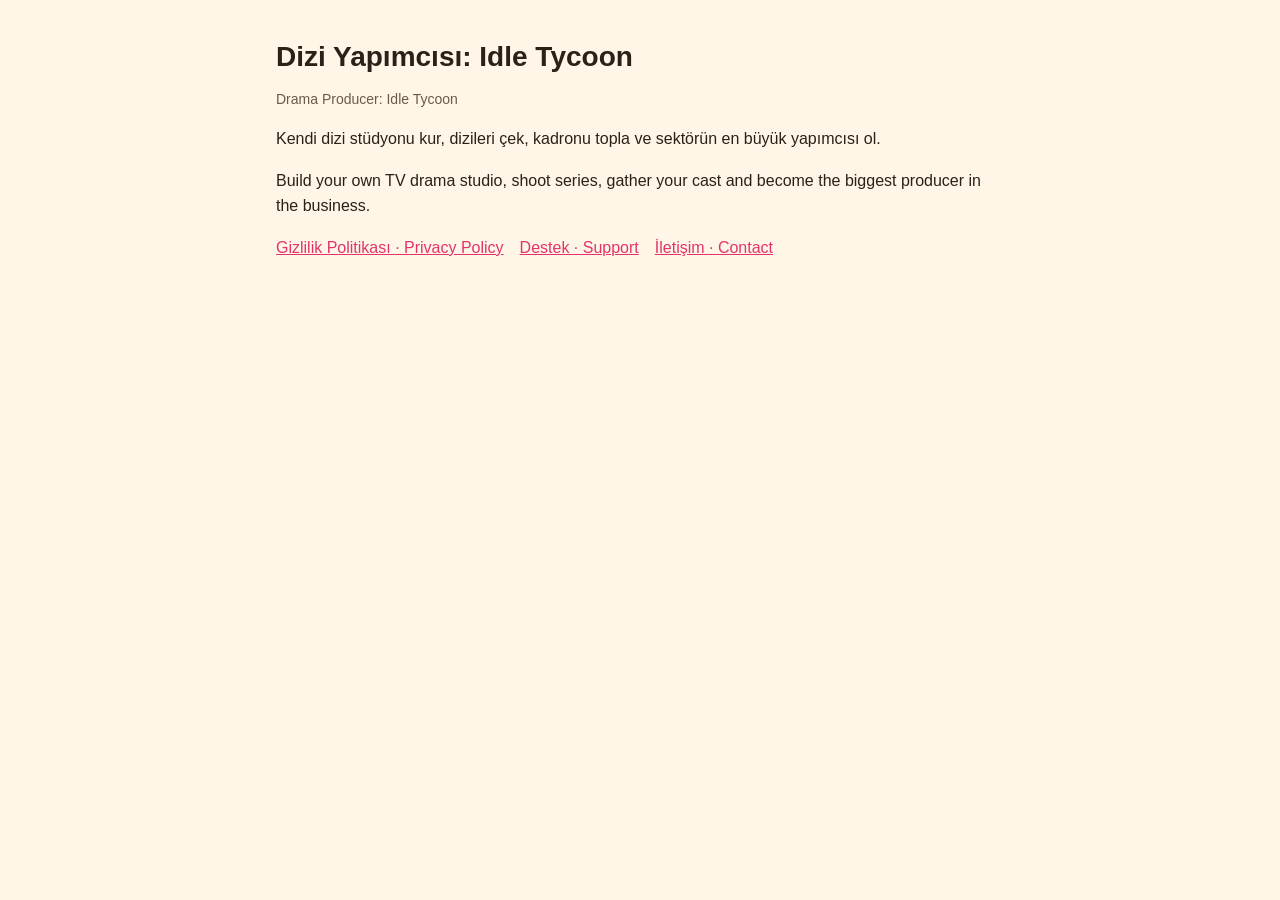
<file: index.html>
<!doctype html>
<html lang="tr">
<head>
<meta charset="utf-8">
<meta name="viewport" content="width=device-width, initial-scale=1">
<title>Dizi Yapımcısı: Idle Tycoon</title>
<link rel="stylesheet" href="/style.css">
</head>
<body>
<main>
<h1>Dizi Yapımcısı: Idle Tycoon</h1>
<p class="muted">Drama Producer: Idle Tycoon</p>
<p>Kendi dizi stüdyonu kur, dizileri çek, kadronu topla ve sektörün en büyük yapımcısı ol.</p>
<p lang="en">Build your own TV drama studio, shoot series, gather your cast and become the biggest producer in the business.</p>
<nav>
<a href="/privacy/">Gizlilik Politikası · Privacy Policy</a>
<a href="/support/">Destek · Support</a>
<a href="mailto:dramaproducer.support@gmail.com">İletişim · Contact</a>
</nav>
</main>
</body>
</html>
</file>
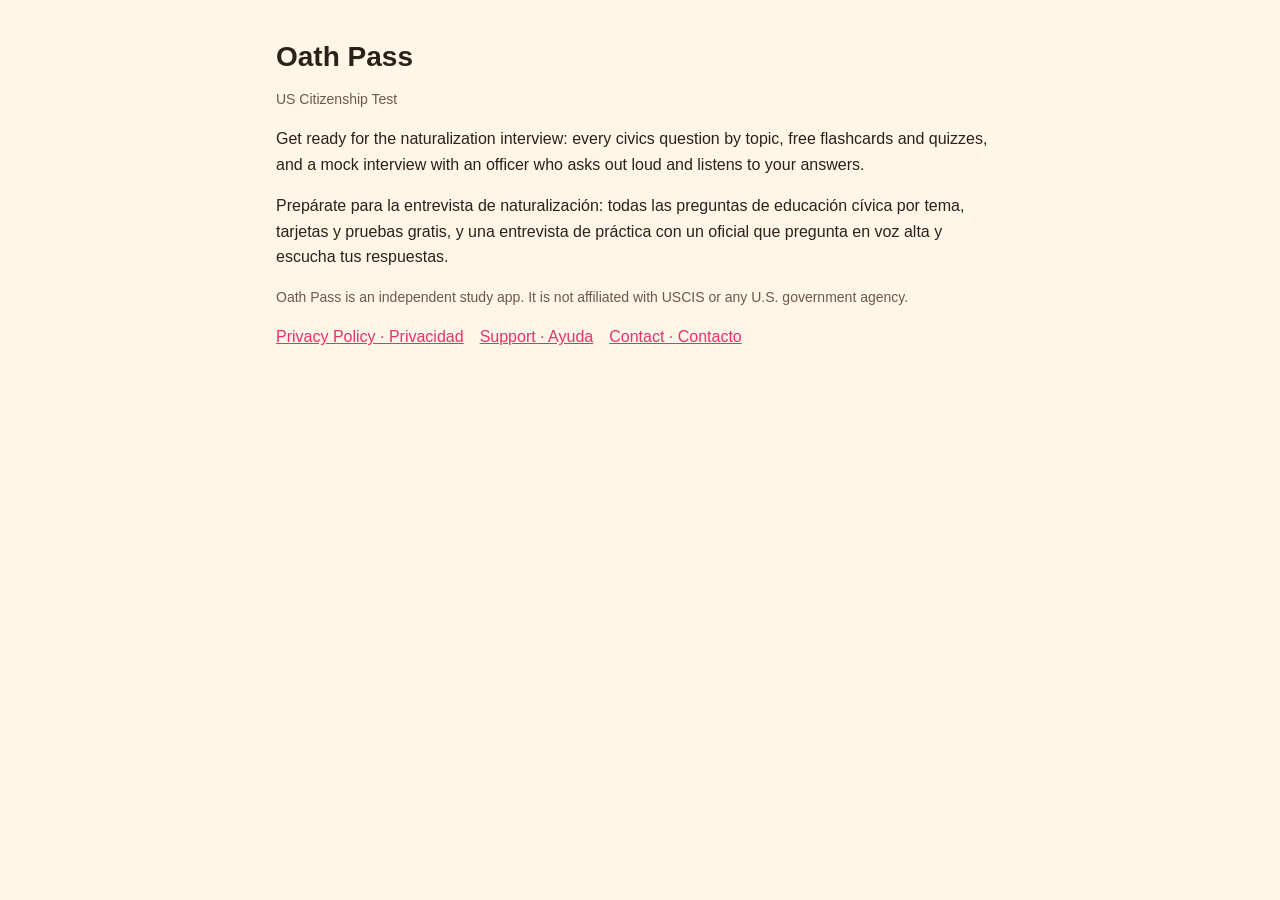
<file: oath-pass/index.html>
<!doctype html>
<html lang="en">
<head>
<meta charset="utf-8">
<meta name="viewport" content="width=device-width, initial-scale=1">
<title>Oath Pass</title>
<link rel="stylesheet" href="/style.css">
</head>
<body>
<main>
<h1>Oath Pass</h1>
<p class="muted">US Citizenship Test</p>
<p>Get ready for the naturalization interview: every civics question by topic, free flashcards and quizzes, and a mock interview with an officer who asks out loud and listens to your answers.</p>
<p lang="es">Prepárate para la entrevista de naturalización: todas las preguntas de educación cívica por tema, tarjetas y pruebas gratis, y una entrevista de práctica con un oficial que pregunta en voz alta y escucha tus respuestas.</p>
<p class="muted">Oath Pass is an independent study app. It is not affiliated with USCIS or any U.S. government agency.</p>
<nav>
<a href="/oath-pass/privacy/">Privacy Policy · Privacidad</a>
<a href="/oath-pass/support/">Support · Ayuda</a>
<a href="mailto:dramaproducer.support@gmail.com">Contact · Contacto</a>
</nav>
</main>
</body>
</html>
</file>
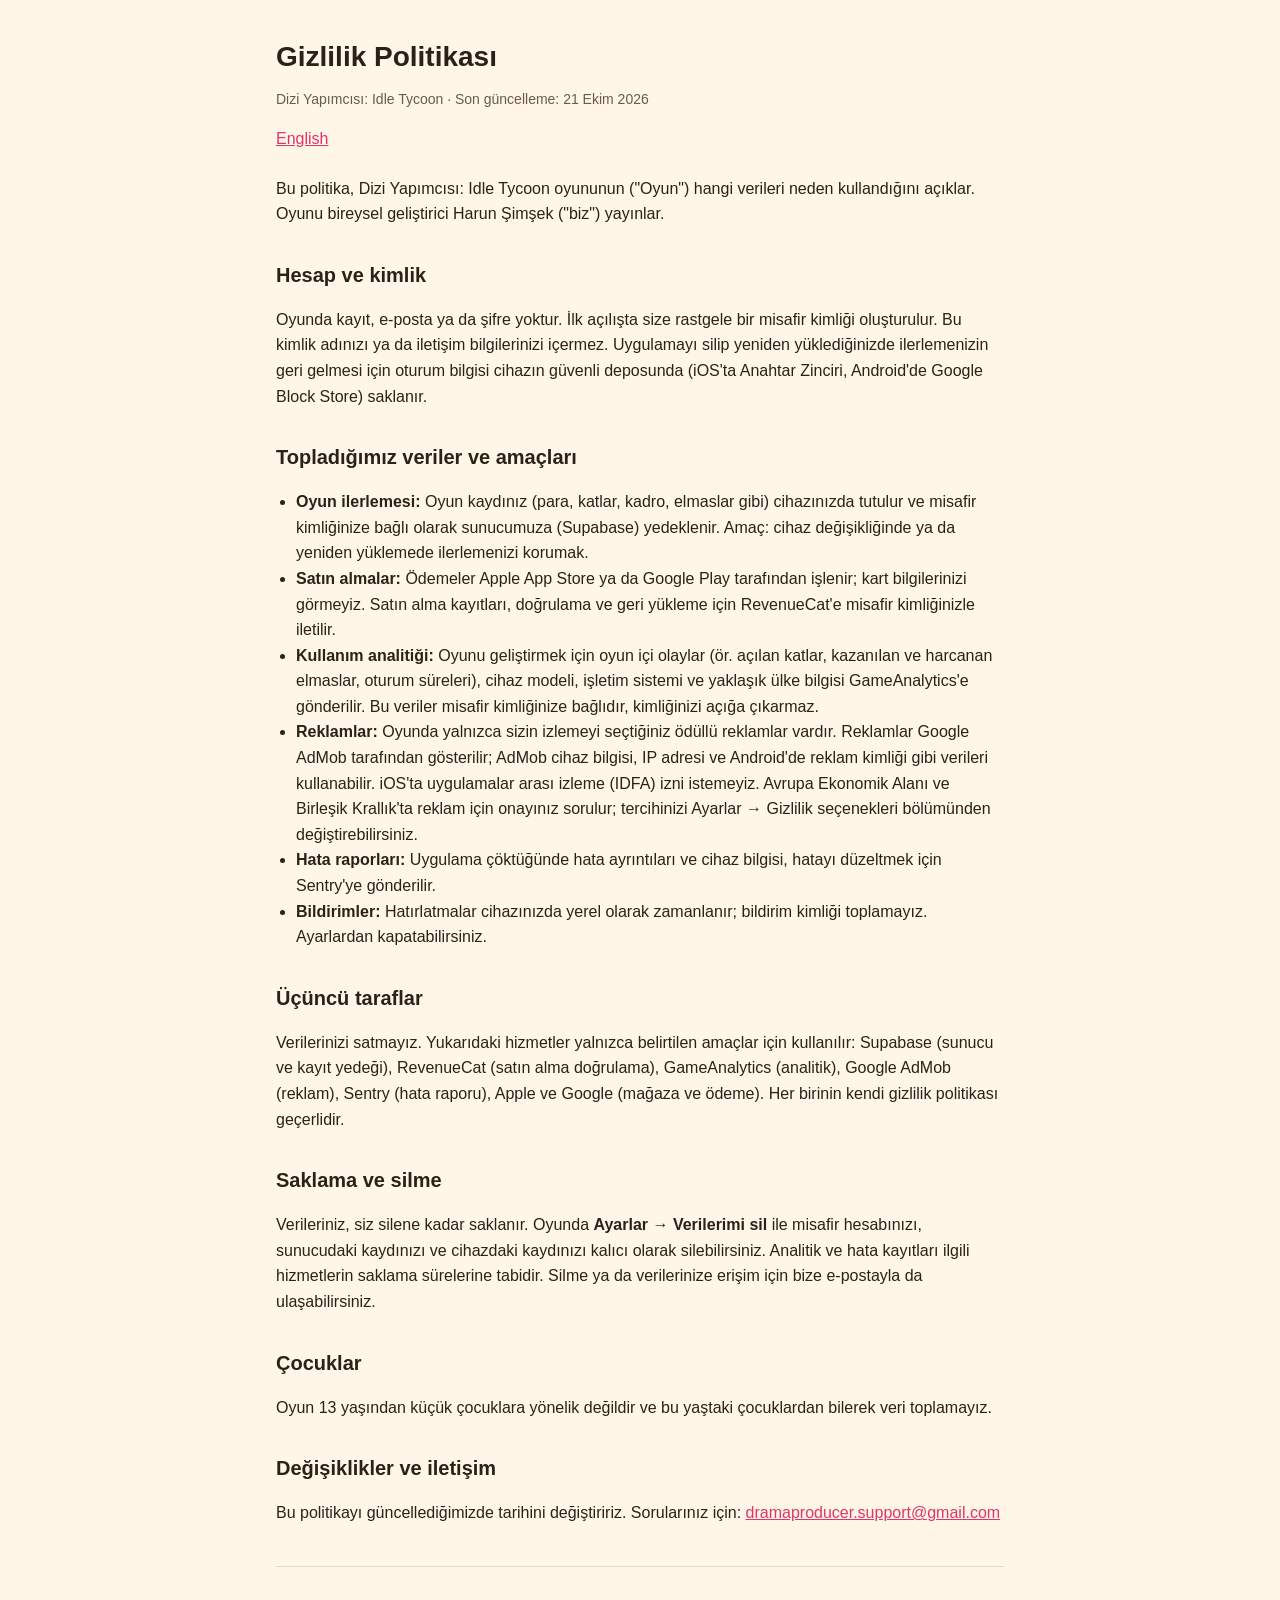
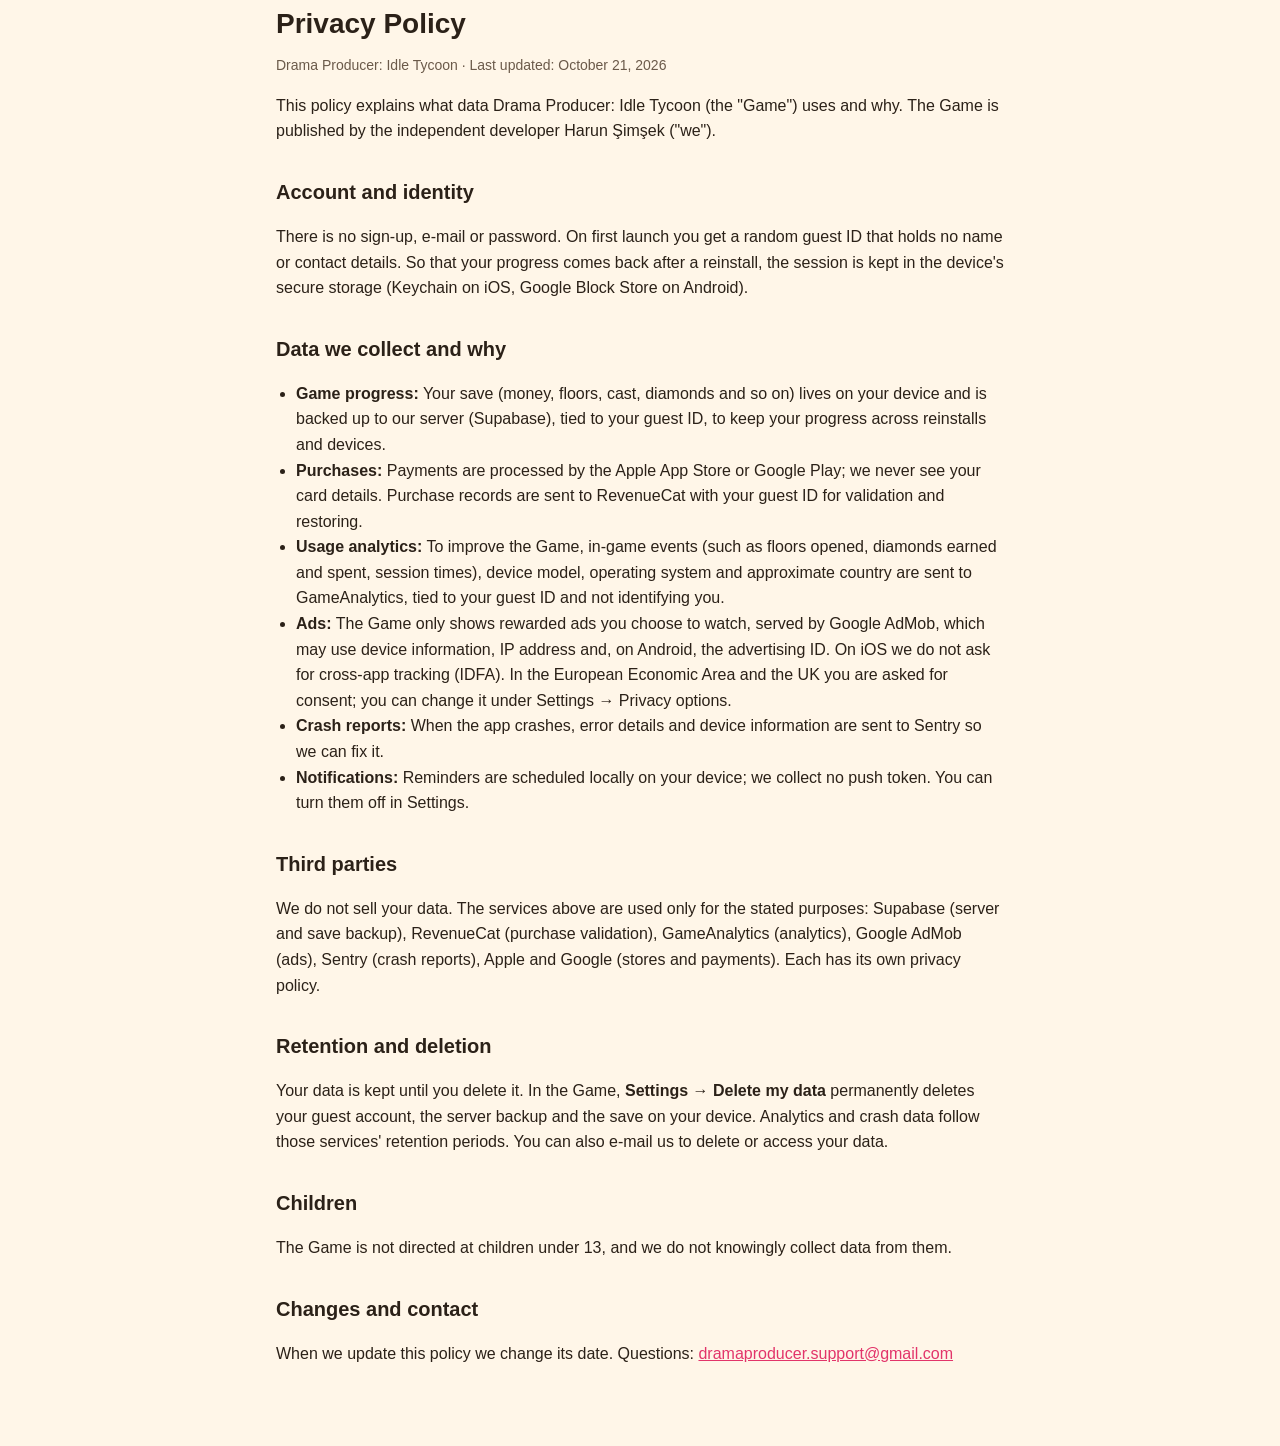
<file: privacy/index.html>
<!doctype html>
<html lang="tr">
<head>
<meta charset="utf-8">
<meta name="viewport" content="width=device-width, initial-scale=1">
<title>Gizlilik Politikası · Privacy Policy</title>
<link rel="stylesheet" href="/style.css">
</head>
<body>
<main>
<h1>Gizlilik Politikası</h1>
<p class="muted">Dizi Yapımcısı: Idle Tycoon · Son güncelleme: 21 Ekim 2026</p>
<nav><a href="#en">English</a></nav>

<p>Bu politika, Dizi Yapımcısı: Idle Tycoon oyununun ("Oyun") hangi verileri neden kullandığını açıklar. Oyunu bireysel geliştirici Harun Şimşek ("biz") yayınlar.</p>

<h2>Hesap ve kimlik</h2>
<p>Oyunda kayıt, e-posta ya da şifre yoktur. İlk açılışta size rastgele bir misafir kimliği oluşturulur. Bu kimlik adınızı ya da iletişim bilgilerinizi içermez. Uygulamayı silip yeniden yüklediğinizde ilerlemenizin geri gelmesi için oturum bilgisi cihazın güvenli deposunda (iOS'ta Anahtar Zinciri, Android'de Google Block Store) saklanır.</p>

<h2>Topladığımız veriler ve amaçları</h2>
<ul>
<li><strong>Oyun ilerlemesi:</strong> Oyun kaydınız (para, katlar, kadro, elmaslar gibi) cihazınızda tutulur ve misafir kimliğinize bağlı olarak sunucumuza (Supabase) yedeklenir. Amaç: cihaz değişikliğinde ya da yeniden yüklemede ilerlemenizi korumak.</li>
<li><strong>Satın almalar:</strong> Ödemeler Apple App Store ya da Google Play tarafından işlenir; kart bilgilerinizi görmeyiz. Satın alma kayıtları, doğrulama ve geri yükleme için RevenueCat'e misafir kimliğinizle iletilir.</li>
<li><strong>Kullanım analitiği:</strong> Oyunu geliştirmek için oyun içi olaylar (ör. açılan katlar, kazanılan ve harcanan elmaslar, oturum süreleri), cihaz modeli, işletim sistemi ve yaklaşık ülke bilgisi GameAnalytics'e gönderilir. Bu veriler misafir kimliğinize bağlıdır, kimliğinizi açığa çıkarmaz.</li>
<li><strong>Reklamlar:</strong> Oyunda yalnızca sizin izlemeyi seçtiğiniz ödüllü reklamlar vardır. Reklamlar Google AdMob tarafından gösterilir; AdMob cihaz bilgisi, IP adresi ve Android'de reklam kimliği gibi verileri kullanabilir. iOS'ta uygulamalar arası izleme (IDFA) izni istemeyiz. Avrupa Ekonomik Alanı ve Birleşik Krallık'ta reklam için onayınız sorulur; tercihinizi Ayarlar → Gizlilik seçenekleri bölümünden değiştirebilirsiniz.</li>
<li><strong>Hata raporları:</strong> Uygulama çöktüğünde hata ayrıntıları ve cihaz bilgisi, hatayı düzeltmek için Sentry'ye gönderilir.</li>
<li><strong>Bildirimler:</strong> Hatırlatmalar cihazınızda yerel olarak zamanlanır; bildirim kimliği toplamayız. Ayarlardan kapatabilirsiniz.</li>
</ul>

<h2>Üçüncü taraflar</h2>
<p>Verilerinizi satmayız. Yukarıdaki hizmetler yalnızca belirtilen amaçlar için kullanılır: Supabase (sunucu ve kayıt yedeği), RevenueCat (satın alma doğrulama), GameAnalytics (analitik), Google AdMob (reklam), Sentry (hata raporu), Apple ve Google (mağaza ve ödeme). Her birinin kendi gizlilik politikası geçerlidir.</p>

<h2>Saklama ve silme</h2>
<p>Verileriniz, siz silene kadar saklanır. Oyunda <strong>Ayarlar → Verilerimi sil</strong> ile misafir hesabınızı, sunucudaki kaydınızı ve cihazdaki kaydınızı kalıcı olarak silebilirsiniz. Analitik ve hata kayıtları ilgili hizmetlerin saklama sürelerine tabidir. Silme ya da verilerinize erişim için bize e-postayla da ulaşabilirsiniz.</p>

<h2>Çocuklar</h2>
<p>Oyun 13 yaşından küçük çocuklara yönelik değildir ve bu yaştaki çocuklardan bilerek veri toplamayız.</p>

<h2>Değişiklikler ve iletişim</h2>
<p>Bu politikayı güncellediğimizde tarihini değiştiririz. Sorularınız için: <a href="mailto:dramaproducer.support@gmail.com">dramaproducer.support@gmail.com</a></p>

<hr>

<h1 id="en" lang="en">Privacy Policy</h1>
<div lang="en">
<p class="muted">Drama Producer: Idle Tycoon · Last updated: October 21, 2026</p>

<p>This policy explains what data Drama Producer: Idle Tycoon (the "Game") uses and why. The Game is published by the independent developer Harun Şimşek ("we").</p>

<h2>Account and identity</h2>
<p>There is no sign-up, e-mail or password. On first launch you get a random guest ID that holds no name or contact details. So that your progress comes back after a reinstall, the session is kept in the device's secure storage (Keychain on iOS, Google Block Store on Android).</p>

<h2>Data we collect and why</h2>
<ul>
<li><strong>Game progress:</strong> Your save (money, floors, cast, diamonds and so on) lives on your device and is backed up to our server (Supabase), tied to your guest ID, to keep your progress across reinstalls and devices.</li>
<li><strong>Purchases:</strong> Payments are processed by the Apple App Store or Google Play; we never see your card details. Purchase records are sent to RevenueCat with your guest ID for validation and restoring.</li>
<li><strong>Usage analytics:</strong> To improve the Game, in-game events (such as floors opened, diamonds earned and spent, session times), device model, operating system and approximate country are sent to GameAnalytics, tied to your guest ID and not identifying you.</li>
<li><strong>Ads:</strong> The Game only shows rewarded ads you choose to watch, served by Google AdMob, which may use device information, IP address and, on Android, the advertising ID. On iOS we do not ask for cross-app tracking (IDFA). In the European Economic Area and the UK you are asked for consent; you can change it under Settings → Privacy options.</li>
<li><strong>Crash reports:</strong> When the app crashes, error details and device information are sent to Sentry so we can fix it.</li>
<li><strong>Notifications:</strong> Reminders are scheduled locally on your device; we collect no push token. You can turn them off in Settings.</li>
</ul>

<h2>Third parties</h2>
<p>We do not sell your data. The services above are used only for the stated purposes: Supabase (server and save backup), RevenueCat (purchase validation), GameAnalytics (analytics), Google AdMob (ads), Sentry (crash reports), Apple and Google (stores and payments). Each has its own privacy policy.</p>

<h2>Retention and deletion</h2>
<p>Your data is kept until you delete it. In the Game, <strong>Settings → Delete my data</strong> permanently deletes your guest account, the server backup and the save on your device. Analytics and crash data follow those services' retention periods. You can also e-mail us to delete or access your data.</p>

<h2>Children</h2>
<p>The Game is not directed at children under 13, and we do not knowingly collect data from them.</p>

<h2>Changes and contact</h2>
<p>When we update this policy we change its date. Questions: <a href="mailto:dramaproducer.support@gmail.com">dramaproducer.support@gmail.com</a></p>
</div>
</main>
</body>
</html>
</file>
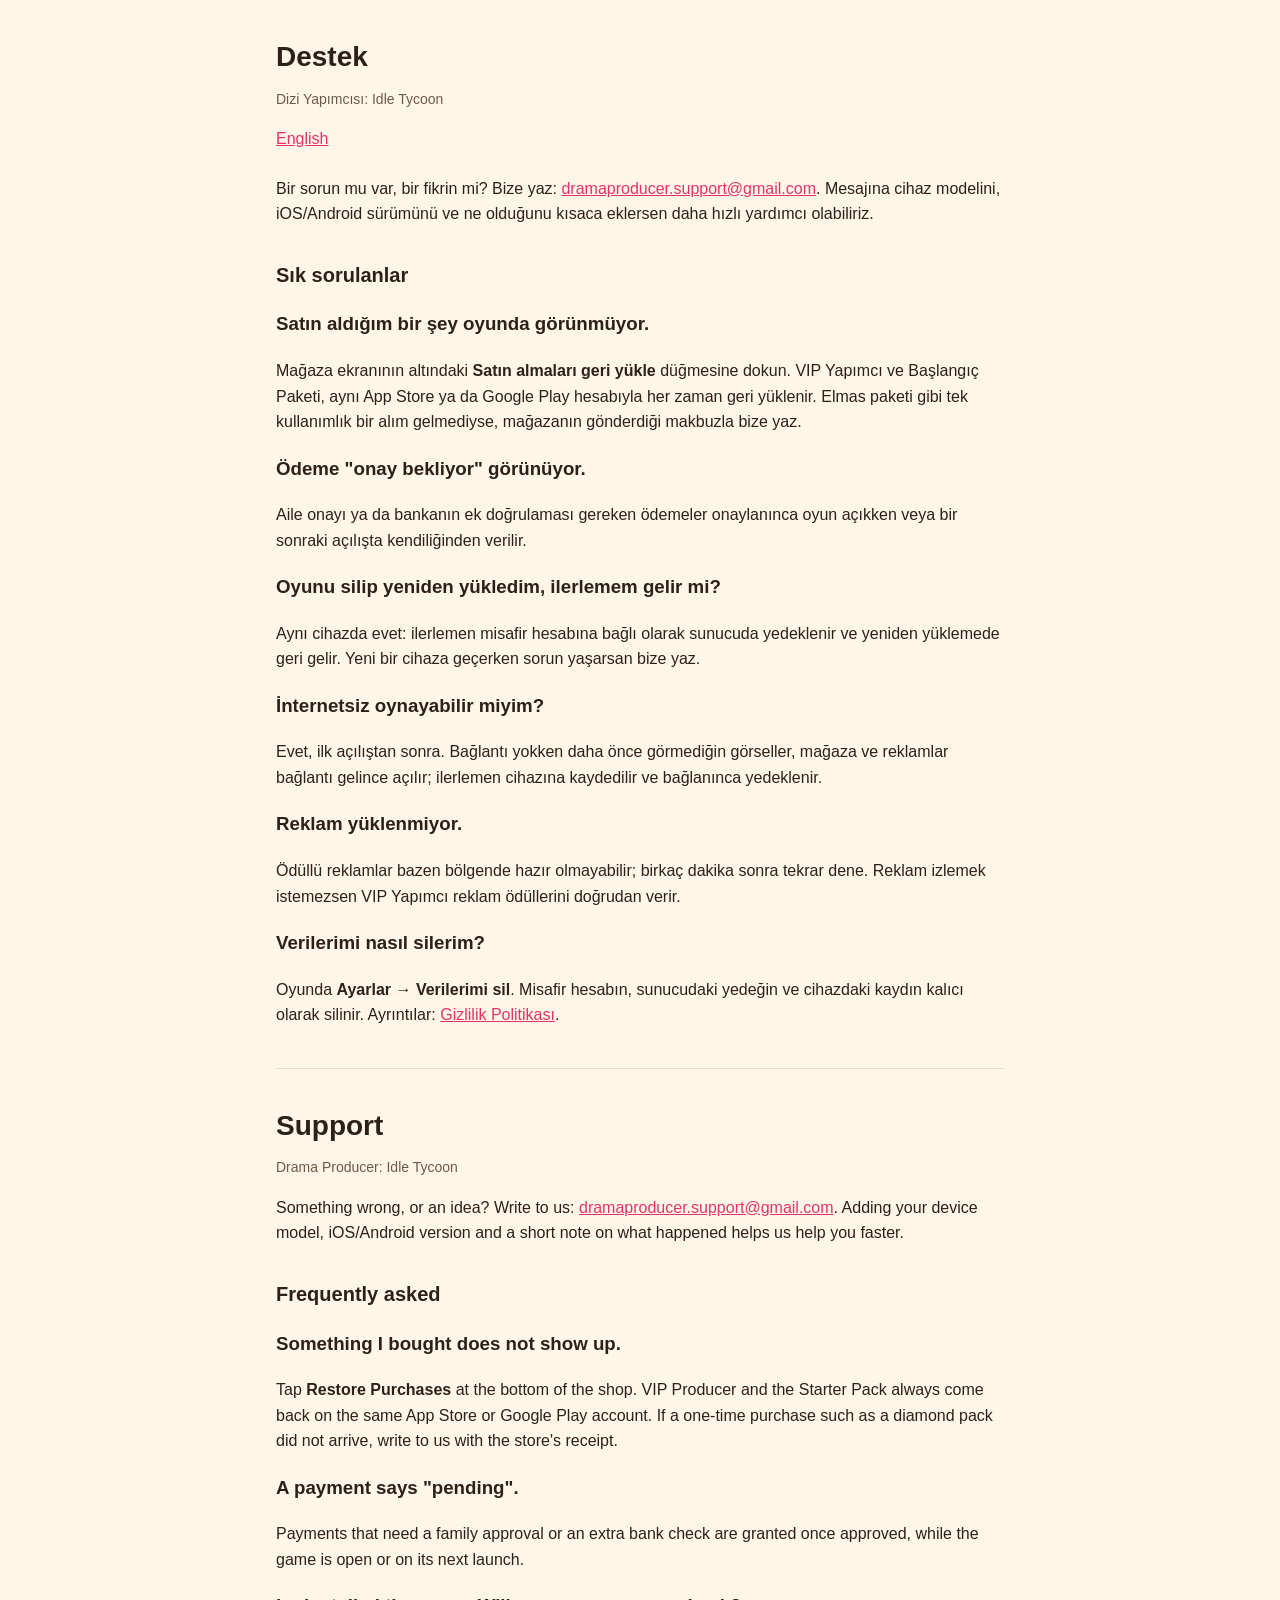
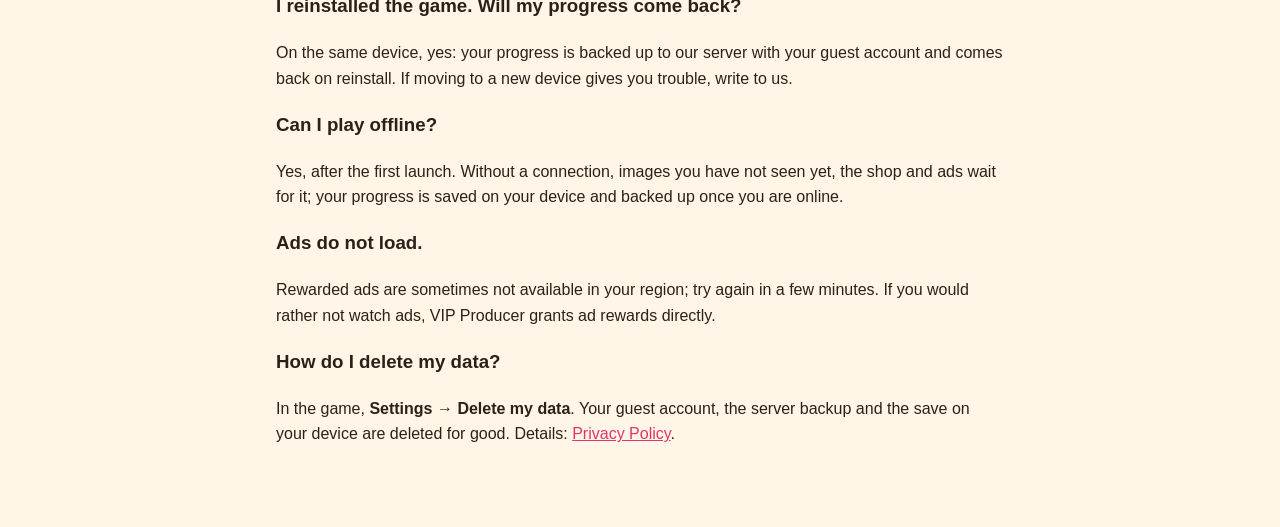
<file: support/index.html>
<!doctype html>
<html lang="tr">
<head>
<meta charset="utf-8">
<meta name="viewport" content="width=device-width, initial-scale=1">
<title>Destek · Support</title>
<link rel="stylesheet" href="/style.css">
</head>
<body>
<main>
<h1>Destek</h1>
<p class="muted">Dizi Yapımcısı: Idle Tycoon</p>
<nav><a href="#en">English</a></nav>

<p>Bir sorun mu var, bir fikrin mi? Bize yaz: <a href="mailto:dramaproducer.support@gmail.com">dramaproducer.support@gmail.com</a>. Mesajına cihaz modelini, iOS/Android sürümünü ve ne olduğunu kısaca eklersen daha hızlı yardımcı olabiliriz.</p>

<h2>Sık sorulanlar</h2>

<h3>Satın aldığım bir şey oyunda görünmüyor.</h3>
<p>Mağaza ekranının altındaki <strong>Satın almaları geri yükle</strong> düğmesine dokun. VIP Yapımcı ve Başlangıç Paketi, aynı App Store ya da Google Play hesabıyla her zaman geri yüklenir. Elmas paketi gibi tek kullanımlık bir alım gelmediyse, mağazanın gönderdiği makbuzla bize yaz.</p>

<h3>Ödeme "onay bekliyor" görünüyor.</h3>
<p>Aile onayı ya da bankanın ek doğrulaması gereken ödemeler onaylanınca oyun açıkken veya bir sonraki açılışta kendiliğinden verilir.</p>

<h3>Oyunu silip yeniden yükledim, ilerlemem gelir mi?</h3>
<p>Aynı cihazda evet: ilerlemen misafir hesabına bağlı olarak sunucuda yedeklenir ve yeniden yüklemede geri gelir. Yeni bir cihaza geçerken sorun yaşarsan bize yaz.</p>

<h3>İnternetsiz oynayabilir miyim?</h3>
<p>Evet, ilk açılıştan sonra. Bağlantı yokken daha önce görmediğin görseller, mağaza ve reklamlar bağlantı gelince açılır; ilerlemen cihazına kaydedilir ve bağlanınca yedeklenir.</p>

<h3>Reklam yüklenmiyor.</h3>
<p>Ödüllü reklamlar bazen bölgende hazır olmayabilir; birkaç dakika sonra tekrar dene. Reklam izlemek istemezsen VIP Yapımcı reklam ödüllerini doğrudan verir.</p>

<h3>Verilerimi nasıl silerim?</h3>
<p>Oyunda <strong>Ayarlar → Verilerimi sil</strong>. Misafir hesabın, sunucudaki yedeğin ve cihazdaki kaydın kalıcı olarak silinir. Ayrıntılar: <a href="/privacy/">Gizlilik Politikası</a>.</p>

<hr>

<h1 id="en" lang="en">Support</h1>
<div lang="en">
<p class="muted">Drama Producer: Idle Tycoon</p>

<p>Something wrong, or an idea? Write to us: <a href="mailto:dramaproducer.support@gmail.com">dramaproducer.support@gmail.com</a>. Adding your device model, iOS/Android version and a short note on what happened helps us help you faster.</p>

<h2>Frequently asked</h2>

<h3>Something I bought does not show up.</h3>
<p>Tap <strong>Restore Purchases</strong> at the bottom of the shop. VIP Producer and the Starter Pack always come back on the same App Store or Google Play account. If a one-time purchase such as a diamond pack did not arrive, write to us with the store's receipt.</p>

<h3>A payment says "pending".</h3>
<p>Payments that need a family approval or an extra bank check are granted once approved, while the game is open or on its next launch.</p>

<h3>I reinstalled the game. Will my progress come back?</h3>
<p>On the same device, yes: your progress is backed up to our server with your guest account and comes back on reinstall. If moving to a new device gives you trouble, write to us.</p>

<h3>Can I play offline?</h3>
<p>Yes, after the first launch. Without a connection, images you have not seen yet, the shop and ads wait for it; your progress is saved on your device and backed up once you are online.</p>

<h3>Ads do not load.</h3>
<p>Rewarded ads are sometimes not available in your region; try again in a few minutes. If you would rather not watch ads, VIP Producer grants ad rewards directly.</p>

<h3>How do I delete my data?</h3>
<p>In the game, <strong>Settings → Delete my data</strong>. Your guest account, the server backup and the save on your device are deleted for good. Details: <a href="/privacy/">Privacy Policy</a>.</p>
</div>
</main>
</body>
</html>
</file>
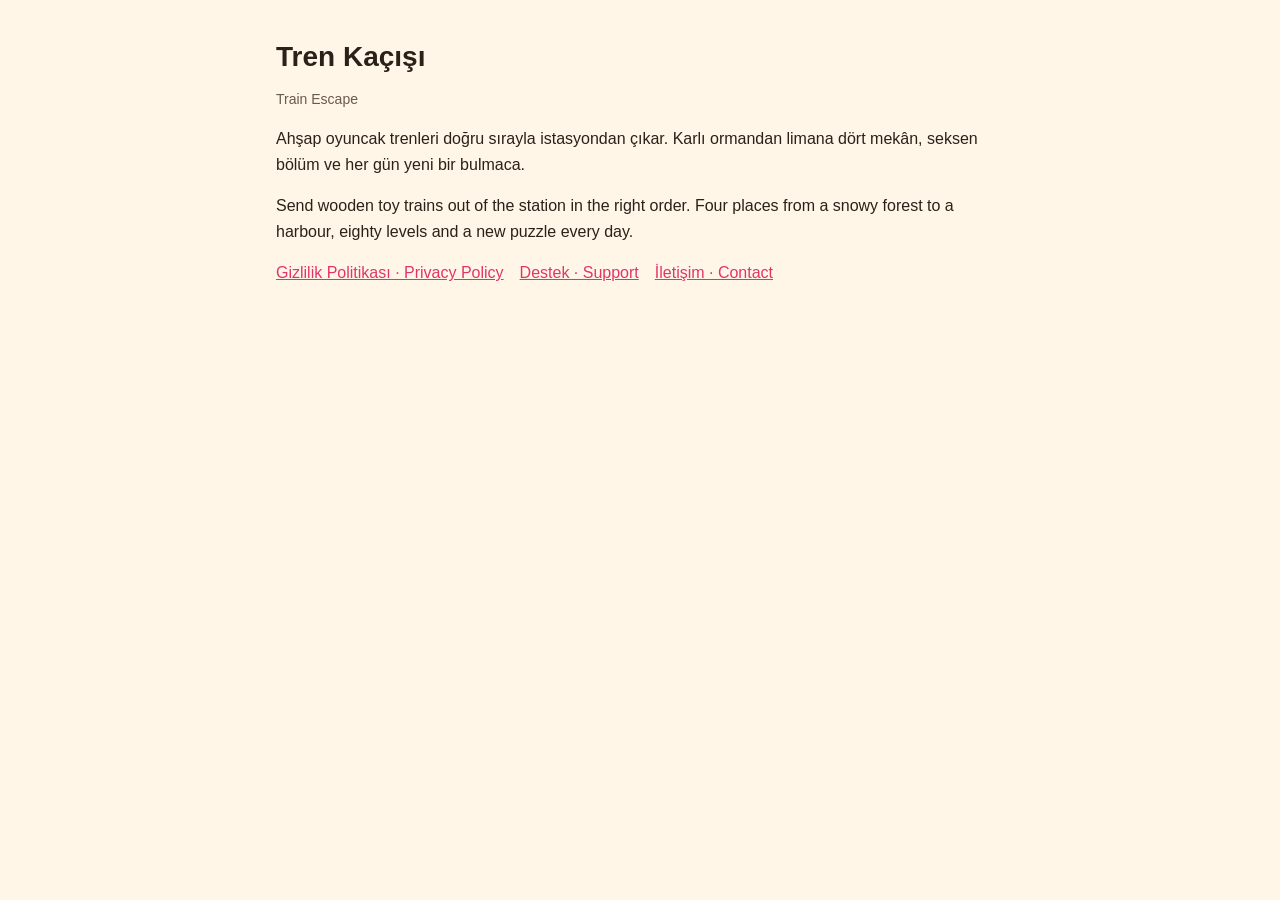
<file: train-escape/index.html>
<!doctype html>
<html lang="tr">
<head>
<meta charset="utf-8">
<meta name="viewport" content="width=device-width, initial-scale=1">
<title>Tren Kaçışı</title>
<link rel="stylesheet" href="/style.css">
</head>
<body>
<main>
<h1>Tren Kaçışı</h1>
<p class="muted">Train Escape</p>
<p>Ahşap oyuncak trenleri doğru sırayla istasyondan çıkar. Karlı ormandan limana dört mekân, seksen bölüm ve her gün yeni bir bulmaca.</p>
<p lang="en">Send wooden toy trains out of the station in the right order. Four places from a snowy forest to a harbour, eighty levels and a new puzzle every day.</p>
<nav>
<a href="/train-escape/privacy/">Gizlilik Politikası · Privacy Policy</a>
<a href="/train-escape/support/">Destek · Support</a>
<a href="mailto:dramaproducer.support@gmail.com">İletişim · Contact</a>
</nav>
</main>
</body>
</html>
</file>
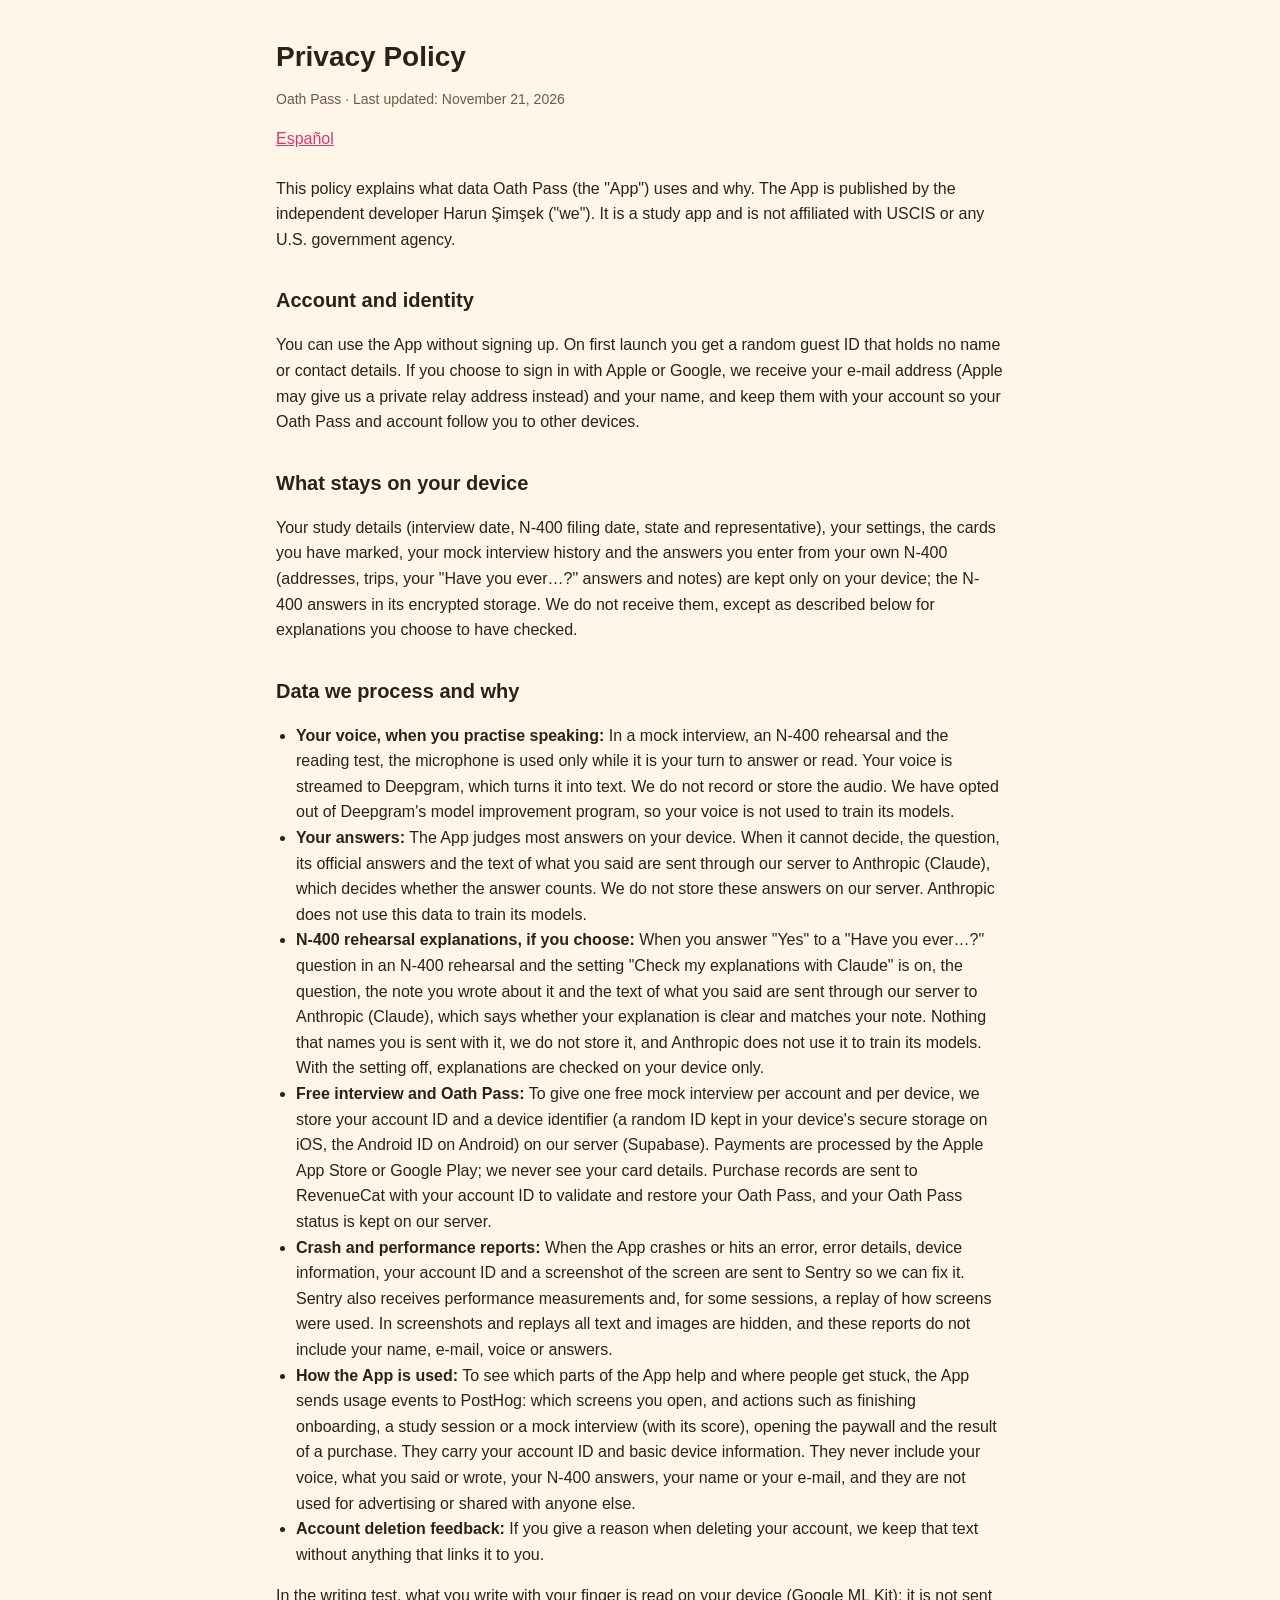
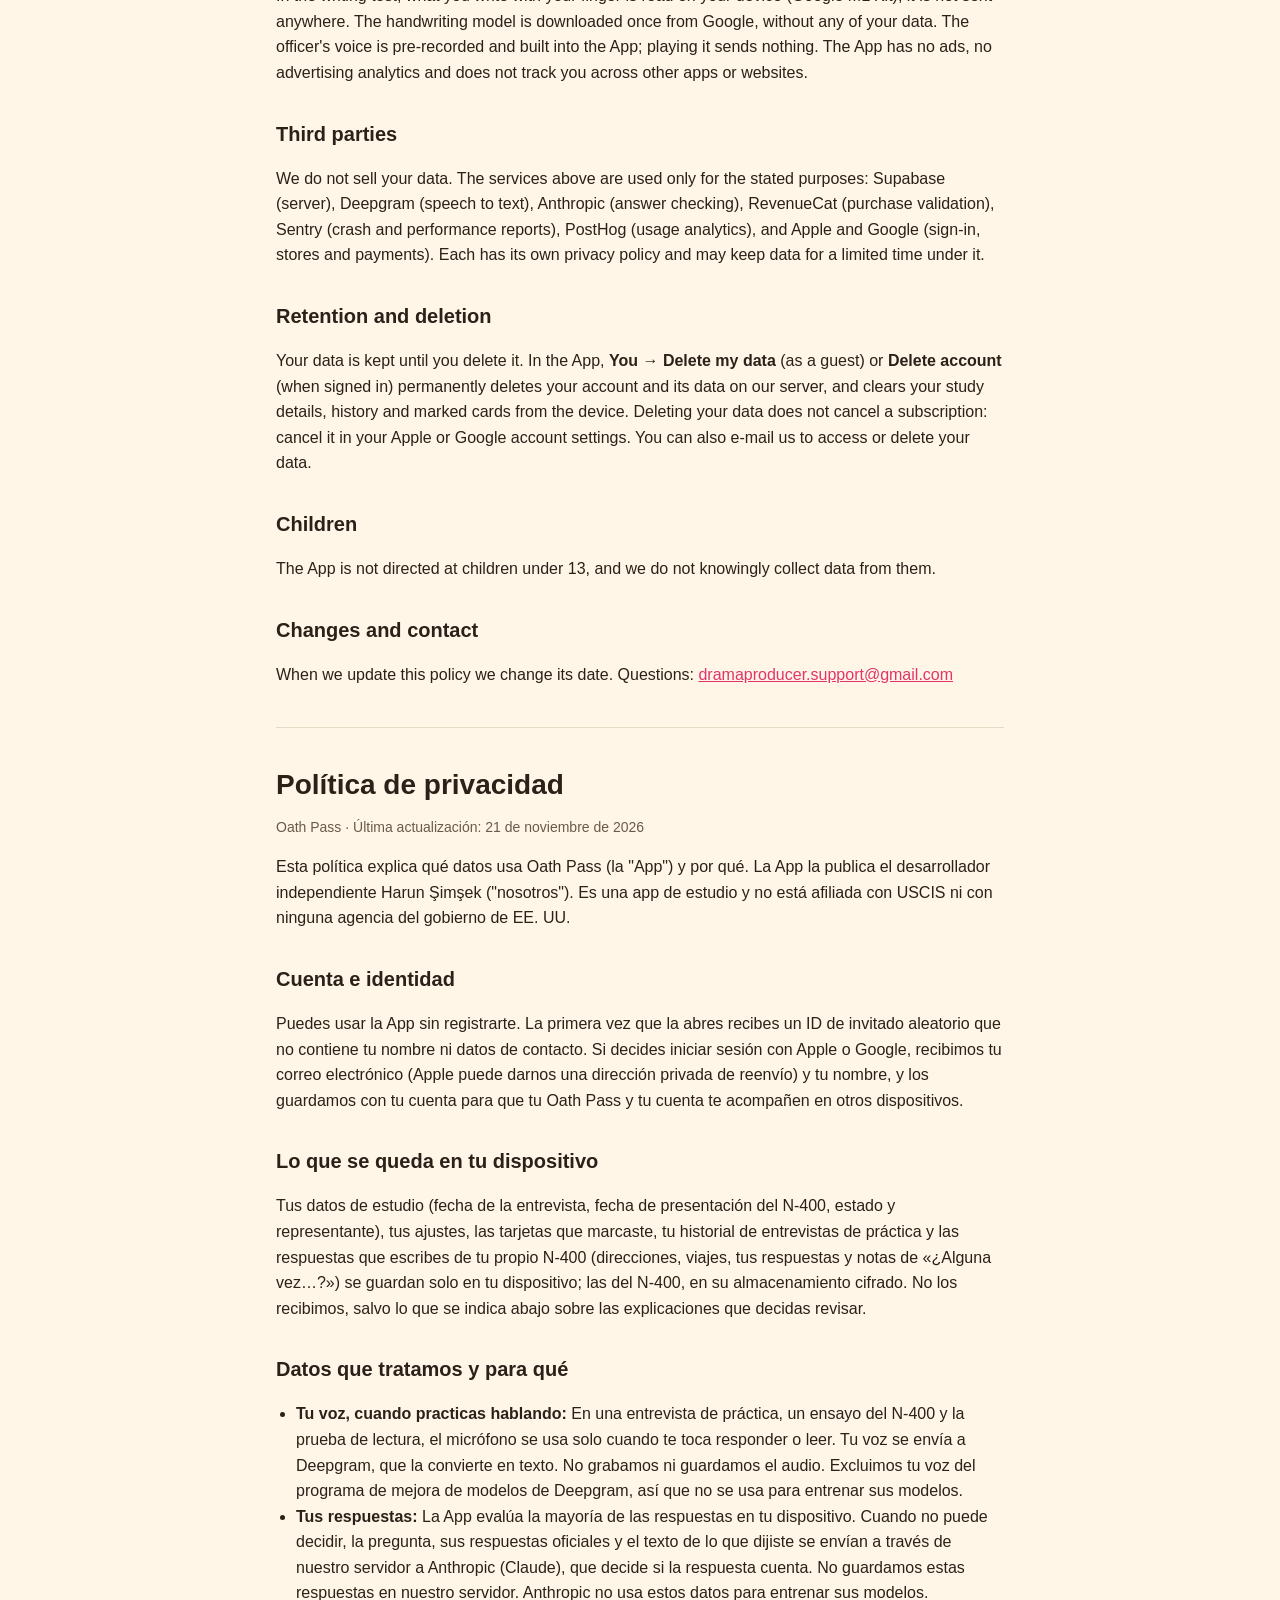
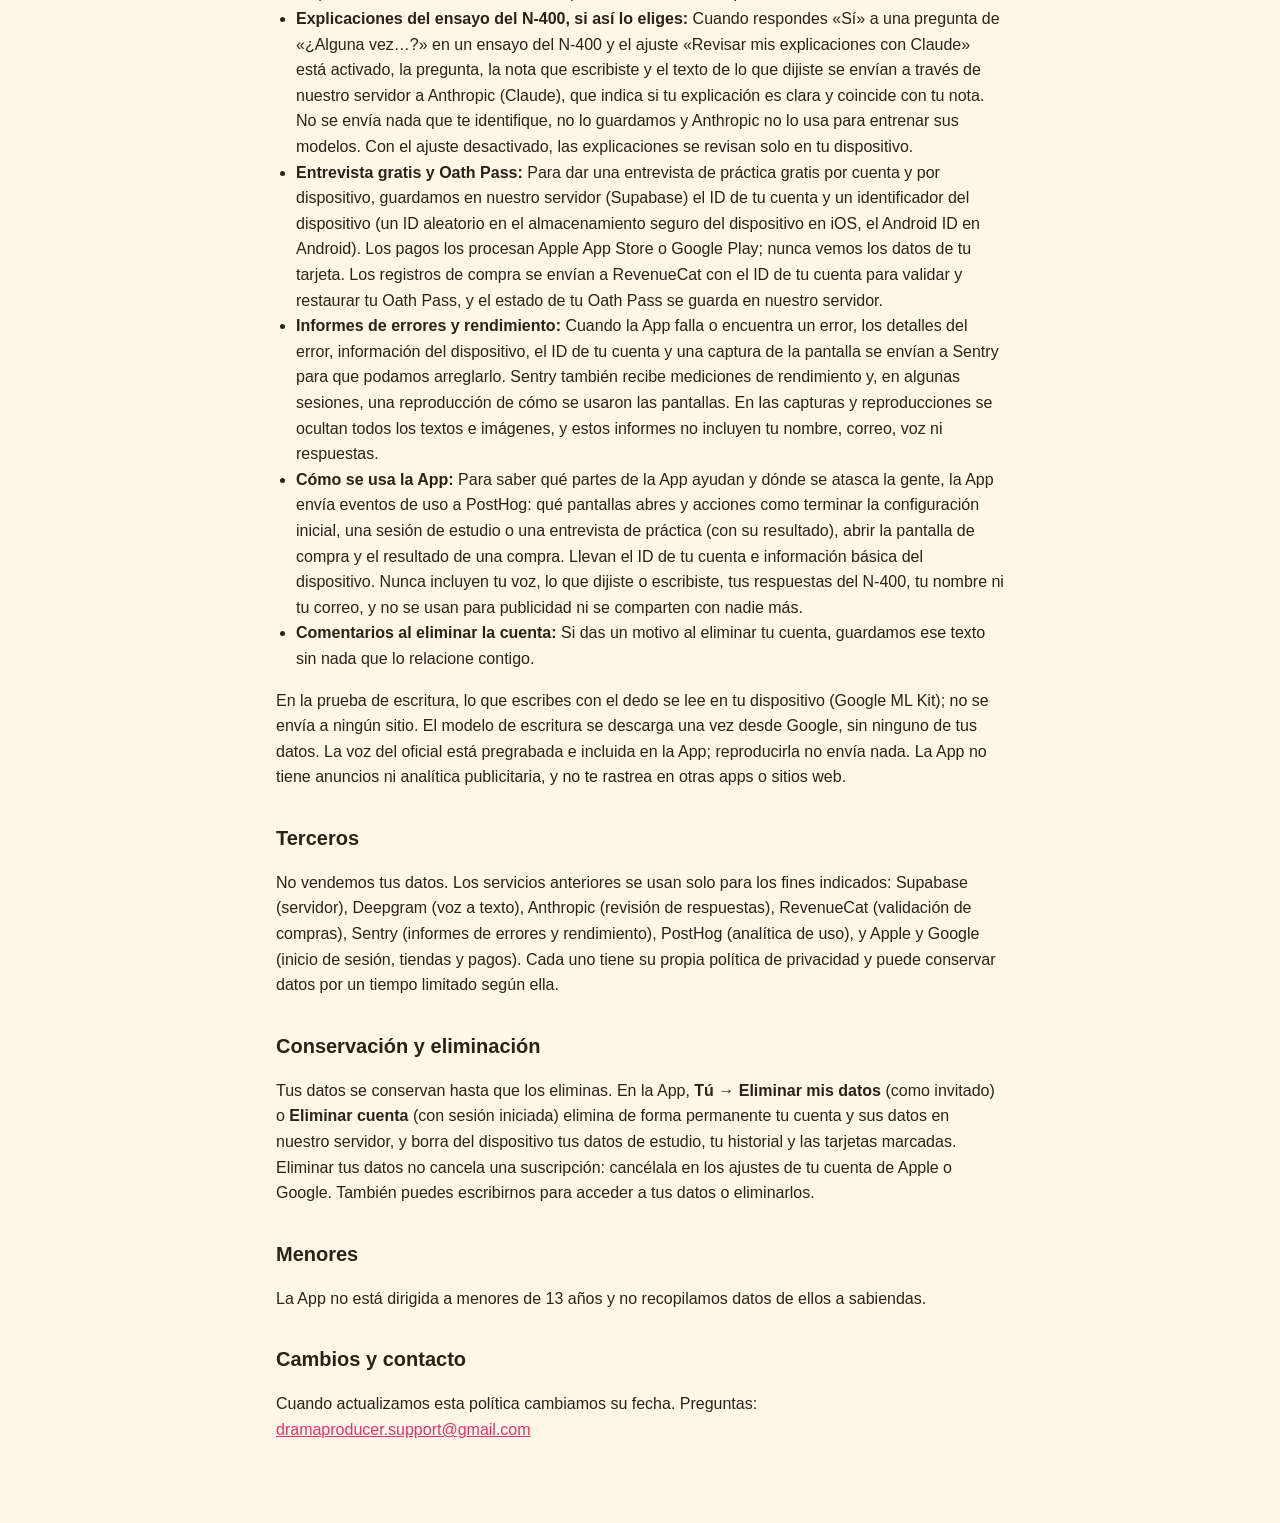
<file: oath-pass/privacy/index.html>
<!doctype html>
<html lang="en">
<head>
<meta charset="utf-8">
<meta name="viewport" content="width=device-width, initial-scale=1">
<title>Privacy Policy · Política de privacidad · Oath Pass</title>
<link rel="stylesheet" href="/style.css">
</head>
<body>
<main>
<h1>Privacy Policy</h1>
<p class="muted">Oath Pass · Last updated: November 21, 2026</p>
<nav><a href="#es">Español</a></nav>

<p>This policy explains what data Oath Pass (the "App") uses and why. The App is published by the independent developer Harun Şimşek ("we"). It is a study app and is not affiliated with USCIS or any U.S. government agency.</p>

<h2>Account and identity</h2>
<p>You can use the App without signing up. On first launch you get a random guest ID that holds no name or contact details. If you choose to sign in with Apple or Google, we receive your e-mail address (Apple may give us a private relay address instead) and your name, and keep them with your account so your Oath Pass and account follow you to other devices.</p>

<h2>What stays on your device</h2>
<p>Your study details (interview date, N-400 filing date, state and representative), your settings, the cards you have marked, your mock interview history and the answers you enter from your own N-400 (addresses, trips, your "Have you ever…?" answers and notes) are kept only on your device; the N-400 answers in its encrypted storage. We do not receive them, except as described below for explanations you choose to have checked.</p>

<h2>Data we process and why</h2>
<ul>
<li><strong>Your voice, when you practise speaking:</strong> In a mock interview, an N-400 rehearsal and the reading test, the microphone is used only while it is your turn to answer or read. Your voice is streamed to Deepgram, which turns it into text. We do not record or store the audio. We have opted out of Deepgram's model improvement program, so your voice is not used to train its models.</li>
<li><strong>Your answers:</strong> The App judges most answers on your device. When it cannot decide, the question, its official answers and the text of what you said are sent through our server to Anthropic (Claude), which decides whether the answer counts. We do not store these answers on our server. Anthropic does not use this data to train its models.</li>
<li><strong>N-400 rehearsal explanations, if you choose:</strong> When you answer "Yes" to a "Have you ever…?" question in an N-400 rehearsal and the setting "Check my explanations with Claude" is on, the question, the note you wrote about it and the text of what you said are sent through our server to Anthropic (Claude), which says whether your explanation is clear and matches your note. Nothing that names you is sent with it, we do not store it, and Anthropic does not use it to train its models. With the setting off, explanations are checked on your device only.</li>
<li><strong>Free interview and Oath Pass:</strong> To give one free mock interview per account and per device, we store your account ID and a device identifier (a random ID kept in your device's secure storage on iOS, the Android ID on Android) on our server (Supabase). Payments are processed by the Apple App Store or Google Play; we never see your card details. Purchase records are sent to RevenueCat with your account ID to validate and restore your Oath Pass, and your Oath Pass status is kept on our server.</li>
<li><strong>Crash and performance reports:</strong> When the App crashes or hits an error, error details, device information, your account ID and a screenshot of the screen are sent to Sentry so we can fix it. Sentry also receives performance measurements and, for some sessions, a replay of how screens were used. In screenshots and replays all text and images are hidden, and these reports do not include your name, e-mail, voice or answers.</li>
<li><strong>How the App is used:</strong> To see which parts of the App help and where people get stuck, the App sends usage events to PostHog: which screens you open, and actions such as finishing onboarding, a study session or a mock interview (with its score), opening the paywall and the result of a purchase. They carry your account ID and basic device information. They never include your voice, what you said or wrote, your N-400 answers, your name or your e-mail, and they are not used for advertising or shared with anyone else.</li>
<li><strong>Account deletion feedback:</strong> If you give a reason when deleting your account, we keep that text without anything that links it to you.</li>
</ul>
<p>In the writing test, what you write with your finger is read on your device (Google ML Kit); it is not sent anywhere. The handwriting model is downloaded once from Google, without any of your data. The officer's voice is pre-recorded and built into the App; playing it sends nothing. The App has no ads, no advertising analytics and does not track you across other apps or websites.</p>

<h2>Third parties</h2>
<p>We do not sell your data. The services above are used only for the stated purposes: Supabase (server), Deepgram (speech to text), Anthropic (answer checking), RevenueCat (purchase validation), Sentry (crash and performance reports), PostHog (usage analytics), and Apple and Google (sign-in, stores and payments). Each has its own privacy policy and may keep data for a limited time under it.</p>

<h2>Retention and deletion</h2>
<p>Your data is kept until you delete it. In the App, <strong>You → Delete my data</strong> (as a guest) or <strong>Delete account</strong> (when signed in) permanently deletes your account and its data on our server, and clears your study details, history and marked cards from the device. Deleting your data does not cancel a subscription: cancel it in your Apple or Google account settings. You can also e-mail us to access or delete your data.</p>

<h2>Children</h2>
<p>The App is not directed at children under 13, and we do not knowingly collect data from them.</p>

<h2>Changes and contact</h2>
<p>When we update this policy we change its date. Questions: <a href="mailto:dramaproducer.support@gmail.com">dramaproducer.support@gmail.com</a></p>

<hr>

<h1 id="es" lang="es">Política de privacidad</h1>
<div lang="es">
<p class="muted">Oath Pass · Última actualización: 21 de noviembre de 2026</p>

<p>Esta política explica qué datos usa Oath Pass (la "App") y por qué. La App la publica el desarrollador independiente Harun Şimşek ("nosotros"). Es una app de estudio y no está afiliada con USCIS ni con ninguna agencia del gobierno de EE. UU.</p>

<h2>Cuenta e identidad</h2>
<p>Puedes usar la App sin registrarte. La primera vez que la abres recibes un ID de invitado aleatorio que no contiene tu nombre ni datos de contacto. Si decides iniciar sesión con Apple o Google, recibimos tu correo electrónico (Apple puede darnos una dirección privada de reenvío) y tu nombre, y los guardamos con tu cuenta para que tu Oath Pass y tu cuenta te acompañen en otros dispositivos.</p>

<h2>Lo que se queda en tu dispositivo</h2>
<p>Tus datos de estudio (fecha de la entrevista, fecha de presentación del N-400, estado y representante), tus ajustes, las tarjetas que marcaste, tu historial de entrevistas de práctica y las respuestas que escribes de tu propio N-400 (direcciones, viajes, tus respuestas y notas de «¿Alguna vez…?») se guardan solo en tu dispositivo; las del N-400, en su almacenamiento cifrado. No los recibimos, salvo lo que se indica abajo sobre las explicaciones que decidas revisar.</p>

<h2>Datos que tratamos y para qué</h2>
<ul>
<li><strong>Tu voz, cuando practicas hablando:</strong> En una entrevista de práctica, un ensayo del N-400 y la prueba de lectura, el micrófono se usa solo cuando te toca responder o leer. Tu voz se envía a Deepgram, que la convierte en texto. No grabamos ni guardamos el audio. Excluimos tu voz del programa de mejora de modelos de Deepgram, así que no se usa para entrenar sus modelos.</li>
<li><strong>Tus respuestas:</strong> La App evalúa la mayoría de las respuestas en tu dispositivo. Cuando no puede decidir, la pregunta, sus respuestas oficiales y el texto de lo que dijiste se envían a través de nuestro servidor a Anthropic (Claude), que decide si la respuesta cuenta. No guardamos estas respuestas en nuestro servidor. Anthropic no usa estos datos para entrenar sus modelos.</li>
<li><strong>Explicaciones del ensayo del N-400, si así lo eliges:</strong> Cuando respondes «Sí» a una pregunta de «¿Alguna vez…?» en un ensayo del N-400 y el ajuste «Revisar mis explicaciones con Claude» está activado, la pregunta, la nota que escribiste y el texto de lo que dijiste se envían a través de nuestro servidor a Anthropic (Claude), que indica si tu explicación es clara y coincide con tu nota. No se envía nada que te identifique, no lo guardamos y Anthropic no lo usa para entrenar sus modelos. Con el ajuste desactivado, las explicaciones se revisan solo en tu dispositivo.</li>
<li><strong>Entrevista gratis y Oath Pass:</strong> Para dar una entrevista de práctica gratis por cuenta y por dispositivo, guardamos en nuestro servidor (Supabase) el ID de tu cuenta y un identificador del dispositivo (un ID aleatorio en el almacenamiento seguro del dispositivo en iOS, el Android ID en Android). Los pagos los procesan Apple App Store o Google Play; nunca vemos los datos de tu tarjeta. Los registros de compra se envían a RevenueCat con el ID de tu cuenta para validar y restaurar tu Oath Pass, y el estado de tu Oath Pass se guarda en nuestro servidor.</li>
<li><strong>Informes de errores y rendimiento:</strong> Cuando la App falla o encuentra un error, los detalles del error, información del dispositivo, el ID de tu cuenta y una captura de la pantalla se envían a Sentry para que podamos arreglarlo. Sentry también recibe mediciones de rendimiento y, en algunas sesiones, una reproducción de cómo se usaron las pantallas. En las capturas y reproducciones se ocultan todos los textos e imágenes, y estos informes no incluyen tu nombre, correo, voz ni respuestas.</li>
<li><strong>Cómo se usa la App:</strong> Para saber qué partes de la App ayudan y dónde se atasca la gente, la App envía eventos de uso a PostHog: qué pantallas abres y acciones como terminar la configuración inicial, una sesión de estudio o una entrevista de práctica (con su resultado), abrir la pantalla de compra y el resultado de una compra. Llevan el ID de tu cuenta e información básica del dispositivo. Nunca incluyen tu voz, lo que dijiste o escribiste, tus respuestas del N-400, tu nombre ni tu correo, y no se usan para publicidad ni se comparten con nadie más.</li>
<li><strong>Comentarios al eliminar la cuenta:</strong> Si das un motivo al eliminar tu cuenta, guardamos ese texto sin nada que lo relacione contigo.</li>
</ul>
<p>En la prueba de escritura, lo que escribes con el dedo se lee en tu dispositivo (Google ML Kit); no se envía a ningún sitio. El modelo de escritura se descarga una vez desde Google, sin ninguno de tus datos. La voz del oficial está pregrabada e incluida en la App; reproducirla no envía nada. La App no tiene anuncios ni analítica publicitaria, y no te rastrea en otras apps o sitios web.</p>

<h2>Terceros</h2>
<p>No vendemos tus datos. Los servicios anteriores se usan solo para los fines indicados: Supabase (servidor), Deepgram (voz a texto), Anthropic (revisión de respuestas), RevenueCat (validación de compras), Sentry (informes de errores y rendimiento), PostHog (analítica de uso), y Apple y Google (inicio de sesión, tiendas y pagos). Cada uno tiene su propia política de privacidad y puede conservar datos por un tiempo limitado según ella.</p>

<h2>Conservación y eliminación</h2>
<p>Tus datos se conservan hasta que los eliminas. En la App, <strong>Tú → Eliminar mis datos</strong> (como invitado) o <strong>Eliminar cuenta</strong> (con sesión iniciada) elimina de forma permanente tu cuenta y sus datos en nuestro servidor, y borra del dispositivo tus datos de estudio, tu historial y las tarjetas marcadas. Eliminar tus datos no cancela una suscripción: cancélala en los ajustes de tu cuenta de Apple o Google. También puedes escribirnos para acceder a tus datos o eliminarlos.</p>

<h2>Menores</h2>
<p>La App no está dirigida a menores de 13 años y no recopilamos datos de ellos a sabiendas.</p>

<h2>Cambios y contacto</h2>
<p>Cuando actualizamos esta política cambiamos su fecha. Preguntas: <a href="mailto:dramaproducer.support@gmail.com">dramaproducer.support@gmail.com</a></p>
</div>
</main>
</body>
</html>
</file>
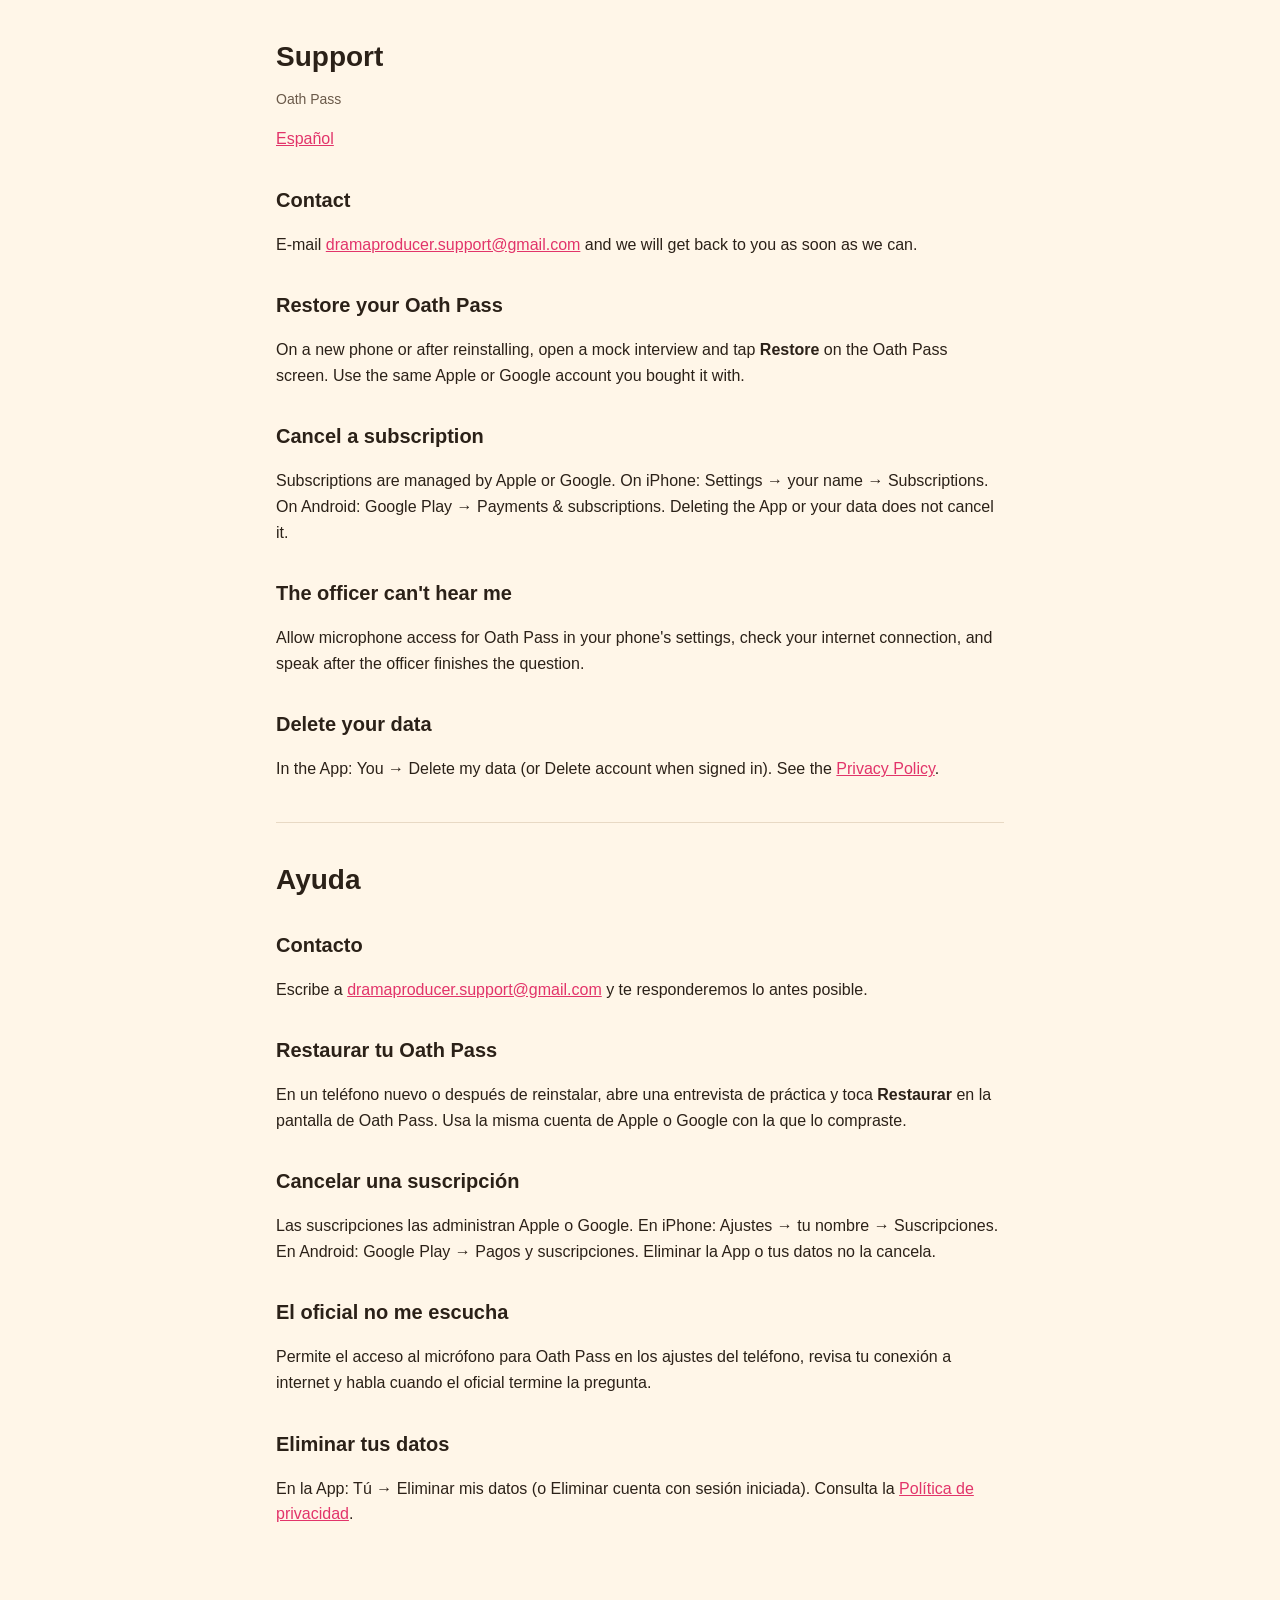
<file: oath-pass/support/index.html>
<!doctype html>
<html lang="en">
<head>
<meta charset="utf-8">
<meta name="viewport" content="width=device-width, initial-scale=1">
<title>Support · Ayuda · Oath Pass</title>
<link rel="stylesheet" href="/style.css">
</head>
<body>
<main>
<h1>Support</h1>
<p class="muted">Oath Pass</p>
<nav><a href="#es">Español</a></nav>

<h2>Contact</h2>
<p>E-mail <a href="mailto:dramaproducer.support@gmail.com">dramaproducer.support@gmail.com</a> and we will get back to you as soon as we can.</p>

<h2>Restore your Oath Pass</h2>
<p>On a new phone or after reinstalling, open a mock interview and tap <strong>Restore</strong> on the Oath Pass screen. Use the same Apple or Google account you bought it with.</p>

<h2>Cancel a subscription</h2>
<p>Subscriptions are managed by Apple or Google. On iPhone: Settings → your name → Subscriptions. On Android: Google Play → Payments &amp; subscriptions. Deleting the App or your data does not cancel it.</p>

<h2>The officer can't hear me</h2>
<p>Allow microphone access for Oath Pass in your phone's settings, check your internet connection, and speak after the officer finishes the question.</p>

<h2>Delete your data</h2>
<p>In the App: You → Delete my data (or Delete account when signed in). See the <a href="/oath-pass/privacy/">Privacy Policy</a>.</p>

<hr>

<h1 id="es" lang="es">Ayuda</h1>
<div lang="es">
<h2>Contacto</h2>
<p>Escribe a <a href="mailto:dramaproducer.support@gmail.com">dramaproducer.support@gmail.com</a> y te responderemos lo antes posible.</p>

<h2>Restaurar tu Oath Pass</h2>
<p>En un teléfono nuevo o después de reinstalar, abre una entrevista de práctica y toca <strong>Restaurar</strong> en la pantalla de Oath Pass. Usa la misma cuenta de Apple o Google con la que lo compraste.</p>

<h2>Cancelar una suscripción</h2>
<p>Las suscripciones las administran Apple o Google. En iPhone: Ajustes → tu nombre → Suscripciones. En Android: Google Play → Pagos y suscripciones. Eliminar la App o tus datos no la cancela.</p>

<h2>El oficial no me escucha</h2>
<p>Permite el acceso al micrófono para Oath Pass en los ajustes del teléfono, revisa tu conexión a internet y habla cuando el oficial termine la pregunta.</p>

<h2>Eliminar tus datos</h2>
<p>En la App: Tú → Eliminar mis datos (o Eliminar cuenta con sesión iniciada). Consulta la <a href="/oath-pass/privacy/">Política de privacidad</a>.</p>
</div>
</main>
</body>
</html>
</file>
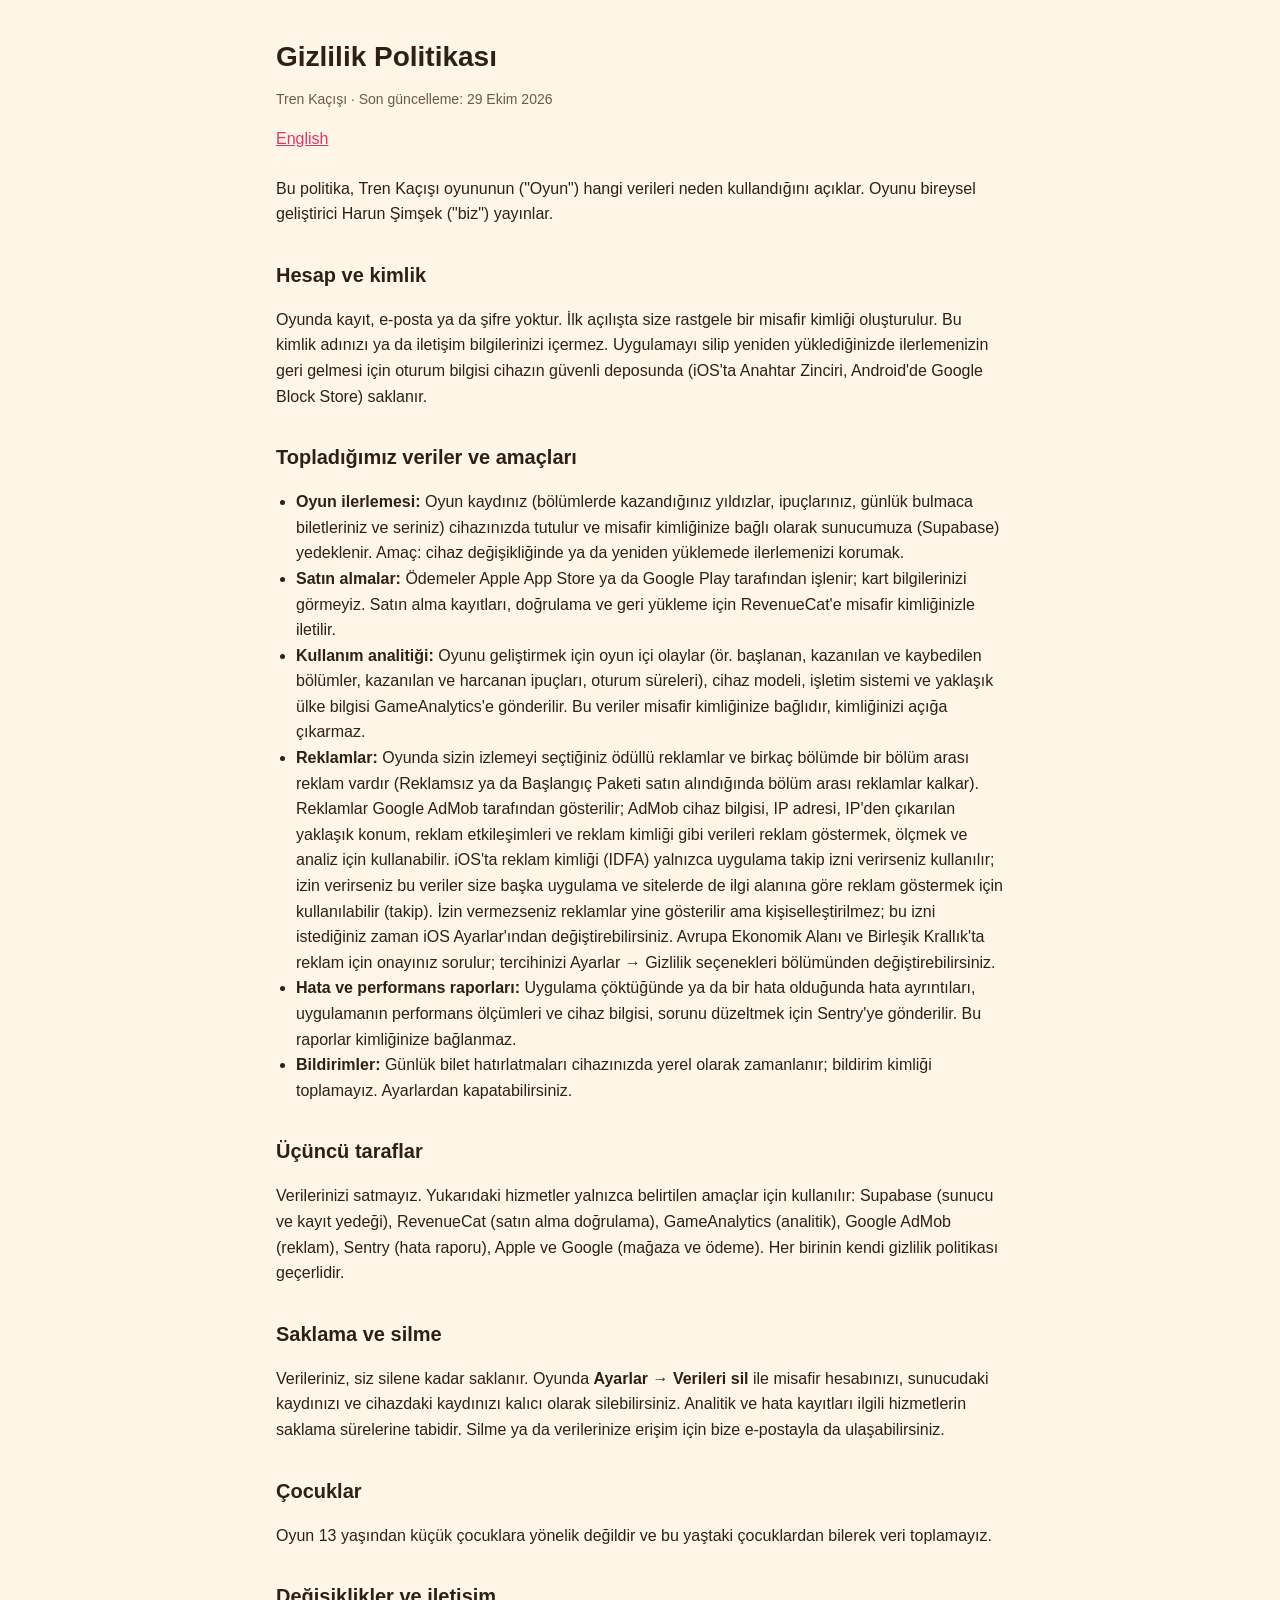
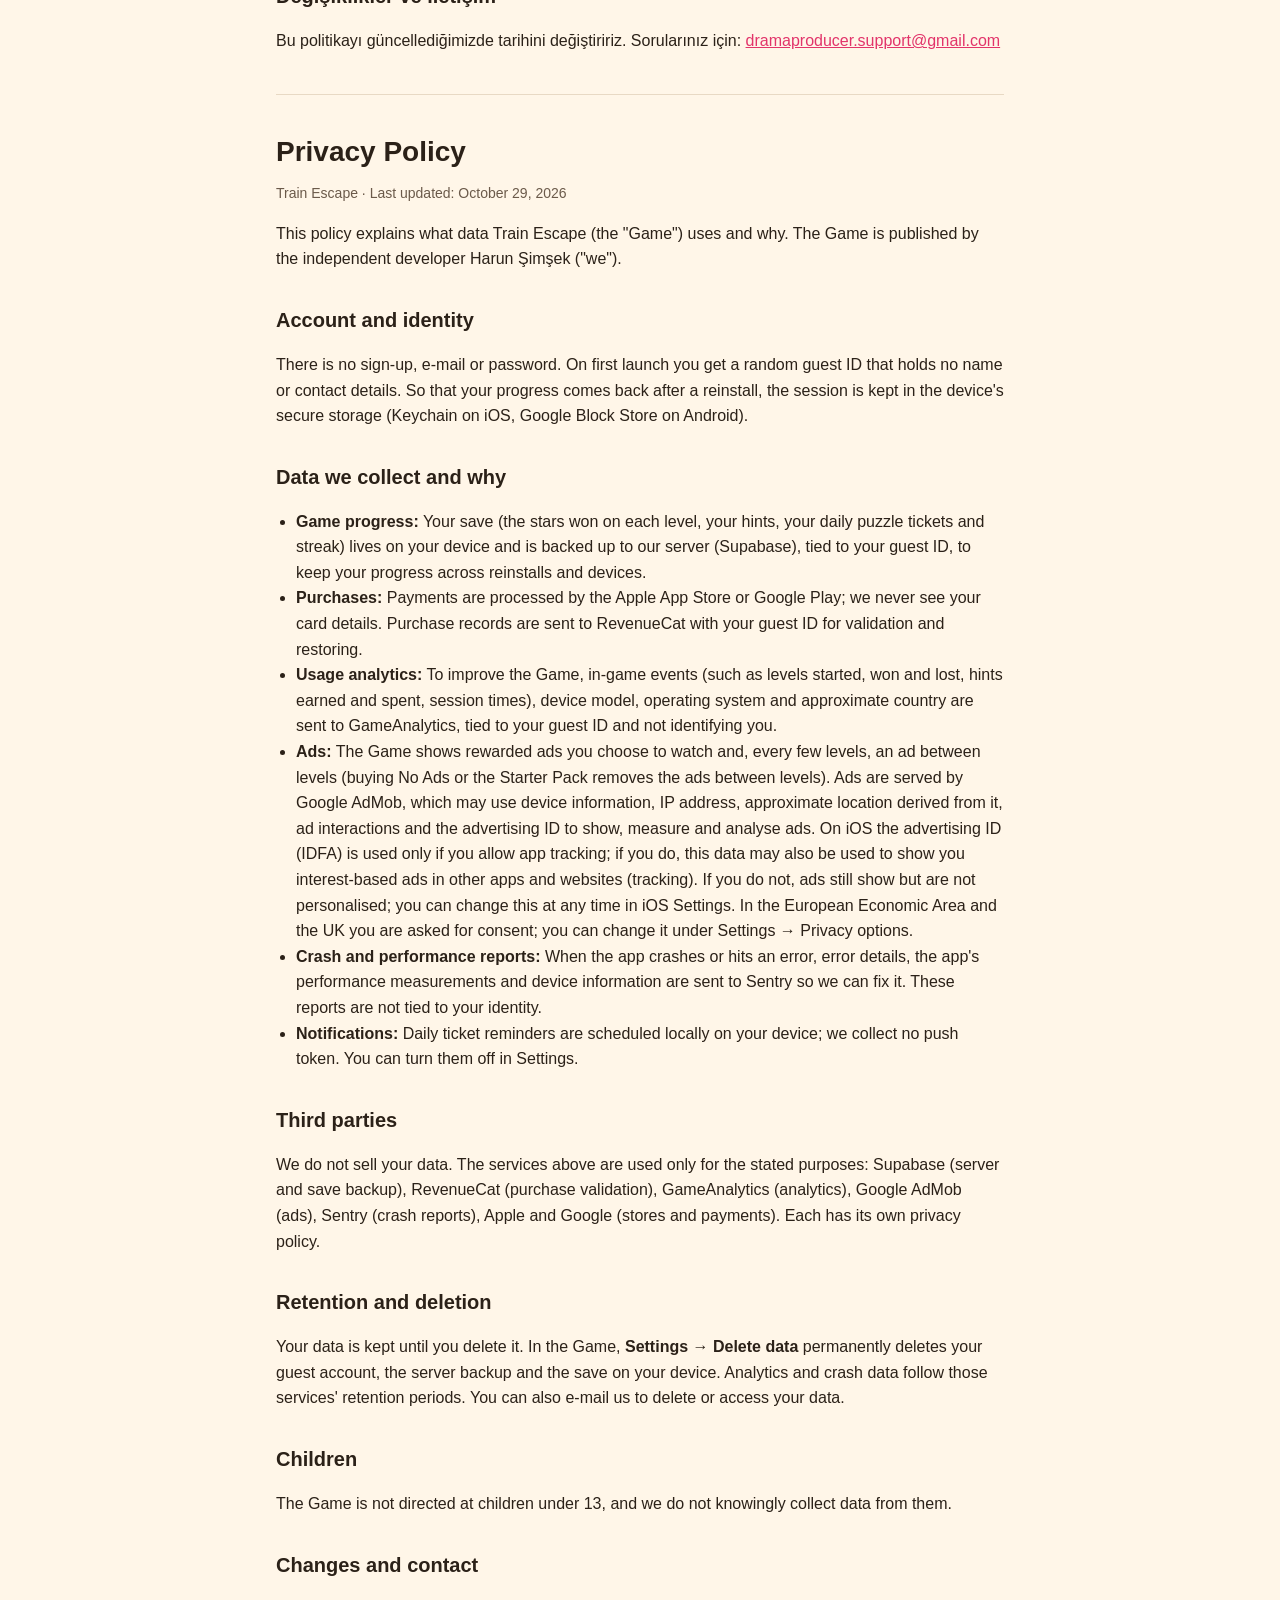
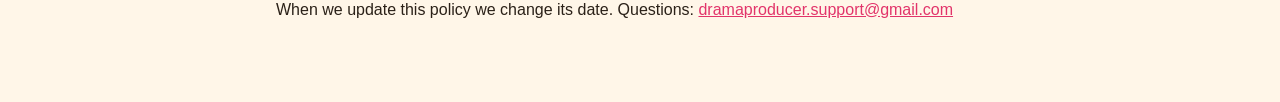
<file: train-escape/privacy/index.html>
<!doctype html>
<html lang="tr">
<head>
<meta charset="utf-8">
<meta name="viewport" content="width=device-width, initial-scale=1">
<title>Gizlilik Politikası · Privacy Policy · Tren Kaçışı</title>
<link rel="stylesheet" href="/style.css">
</head>
<body>
<main>
<h1>Gizlilik Politikası</h1>
<p class="muted">Tren Kaçışı · Son güncelleme: 29 Ekim 2026</p>
<nav><a href="#en">English</a></nav>

<p>Bu politika, Tren Kaçışı oyununun ("Oyun") hangi verileri neden kullandığını açıklar. Oyunu bireysel geliştirici Harun Şimşek ("biz") yayınlar.</p>

<h2>Hesap ve kimlik</h2>
<p>Oyunda kayıt, e-posta ya da şifre yoktur. İlk açılışta size rastgele bir misafir kimliği oluşturulur. Bu kimlik adınızı ya da iletişim bilgilerinizi içermez. Uygulamayı silip yeniden yüklediğinizde ilerlemenizin geri gelmesi için oturum bilgisi cihazın güvenli deposunda (iOS'ta Anahtar Zinciri, Android'de Google Block Store) saklanır.</p>

<h2>Topladığımız veriler ve amaçları</h2>
<ul>
<li><strong>Oyun ilerlemesi:</strong> Oyun kaydınız (bölümlerde kazandığınız yıldızlar, ipuçlarınız, günlük bulmaca biletleriniz ve seriniz) cihazınızda tutulur ve misafir kimliğinize bağlı olarak sunucumuza (Supabase) yedeklenir. Amaç: cihaz değişikliğinde ya da yeniden yüklemede ilerlemenizi korumak.</li>
<li><strong>Satın almalar:</strong> Ödemeler Apple App Store ya da Google Play tarafından işlenir; kart bilgilerinizi görmeyiz. Satın alma kayıtları, doğrulama ve geri yükleme için RevenueCat'e misafir kimliğinizle iletilir.</li>
<li><strong>Kullanım analitiği:</strong> Oyunu geliştirmek için oyun içi olaylar (ör. başlanan, kazanılan ve kaybedilen bölümler, kazanılan ve harcanan ipuçları, oturum süreleri), cihaz modeli, işletim sistemi ve yaklaşık ülke bilgisi GameAnalytics'e gönderilir. Bu veriler misafir kimliğinize bağlıdır, kimliğinizi açığa çıkarmaz.</li>
<li><strong>Reklamlar:</strong> Oyunda sizin izlemeyi seçtiğiniz ödüllü reklamlar ve birkaç bölümde bir bölüm arası reklam vardır (Reklamsız ya da Başlangıç Paketi satın alındığında bölüm arası reklamlar kalkar). Reklamlar Google AdMob tarafından gösterilir; AdMob cihaz bilgisi, IP adresi, IP'den çıkarılan yaklaşık konum, reklam etkileşimleri ve reklam kimliği gibi verileri reklam göstermek, ölçmek ve analiz için kullanabilir. iOS'ta reklam kimliği (IDFA) yalnızca uygulama takip izni verirseniz kullanılır; izin verirseniz bu veriler size başka uygulama ve sitelerde de ilgi alanına göre reklam göstermek için kullanılabilir (takip). İzin vermezseniz reklamlar yine gösterilir ama kişiselleştirilmez; bu izni istediğiniz zaman iOS Ayarlar'ından değiştirebilirsiniz. Avrupa Ekonomik Alanı ve Birleşik Krallık'ta reklam için onayınız sorulur; tercihinizi Ayarlar → Gizlilik seçenekleri bölümünden değiştirebilirsiniz.</li>
<li><strong>Hata ve performans raporları:</strong> Uygulama çöktüğünde ya da bir hata olduğunda hata ayrıntıları, uygulamanın performans ölçümleri ve cihaz bilgisi, sorunu düzeltmek için Sentry'ye gönderilir. Bu raporlar kimliğinize bağlanmaz.</li>
<li><strong>Bildirimler:</strong> Günlük bilet hatırlatmaları cihazınızda yerel olarak zamanlanır; bildirim kimliği toplamayız. Ayarlardan kapatabilirsiniz.</li>
</ul>

<h2>Üçüncü taraflar</h2>
<p>Verilerinizi satmayız. Yukarıdaki hizmetler yalnızca belirtilen amaçlar için kullanılır: Supabase (sunucu ve kayıt yedeği), RevenueCat (satın alma doğrulama), GameAnalytics (analitik), Google AdMob (reklam), Sentry (hata raporu), Apple ve Google (mağaza ve ödeme). Her birinin kendi gizlilik politikası geçerlidir.</p>

<h2>Saklama ve silme</h2>
<p>Verileriniz, siz silene kadar saklanır. Oyunda <strong>Ayarlar → Verileri sil</strong> ile misafir hesabınızı, sunucudaki kaydınızı ve cihazdaki kaydınızı kalıcı olarak silebilirsiniz. Analitik ve hata kayıtları ilgili hizmetlerin saklama sürelerine tabidir. Silme ya da verilerinize erişim için bize e-postayla da ulaşabilirsiniz.</p>

<h2>Çocuklar</h2>
<p>Oyun 13 yaşından küçük çocuklara yönelik değildir ve bu yaştaki çocuklardan bilerek veri toplamayız.</p>

<h2>Değişiklikler ve iletişim</h2>
<p>Bu politikayı güncellediğimizde tarihini değiştiririz. Sorularınız için: <a href="mailto:dramaproducer.support@gmail.com">dramaproducer.support@gmail.com</a></p>

<hr>

<h1 id="en" lang="en">Privacy Policy</h1>
<div lang="en">
<p class="muted">Train Escape · Last updated: October 29, 2026</p>

<p>This policy explains what data Train Escape (the "Game") uses and why. The Game is published by the independent developer Harun Şimşek ("we").</p>

<h2>Account and identity</h2>
<p>There is no sign-up, e-mail or password. On first launch you get a random guest ID that holds no name or contact details. So that your progress comes back after a reinstall, the session is kept in the device's secure storage (Keychain on iOS, Google Block Store on Android).</p>

<h2>Data we collect and why</h2>
<ul>
<li><strong>Game progress:</strong> Your save (the stars won on each level, your hints, your daily puzzle tickets and streak) lives on your device and is backed up to our server (Supabase), tied to your guest ID, to keep your progress across reinstalls and devices.</li>
<li><strong>Purchases:</strong> Payments are processed by the Apple App Store or Google Play; we never see your card details. Purchase records are sent to RevenueCat with your guest ID for validation and restoring.</li>
<li><strong>Usage analytics:</strong> To improve the Game, in-game events (such as levels started, won and lost, hints earned and spent, session times), device model, operating system and approximate country are sent to GameAnalytics, tied to your guest ID and not identifying you.</li>
<li><strong>Ads:</strong> The Game shows rewarded ads you choose to watch and, every few levels, an ad between levels (buying No Ads or the Starter Pack removes the ads between levels). Ads are served by Google AdMob, which may use device information, IP address, approximate location derived from it, ad interactions and the advertising ID to show, measure and analyse ads. On iOS the advertising ID (IDFA) is used only if you allow app tracking; if you do, this data may also be used to show you interest-based ads in other apps and websites (tracking). If you do not, ads still show but are not personalised; you can change this at any time in iOS Settings. In the European Economic Area and the UK you are asked for consent; you can change it under Settings → Privacy options.</li>
<li><strong>Crash and performance reports:</strong> When the app crashes or hits an error, error details, the app's performance measurements and device information are sent to Sentry so we can fix it. These reports are not tied to your identity.</li>
<li><strong>Notifications:</strong> Daily ticket reminders are scheduled locally on your device; we collect no push token. You can turn them off in Settings.</li>
</ul>

<h2>Third parties</h2>
<p>We do not sell your data. The services above are used only for the stated purposes: Supabase (server and save backup), RevenueCat (purchase validation), GameAnalytics (analytics), Google AdMob (ads), Sentry (crash reports), Apple and Google (stores and payments). Each has its own privacy policy.</p>

<h2>Retention and deletion</h2>
<p>Your data is kept until you delete it. In the Game, <strong>Settings → Delete data</strong> permanently deletes your guest account, the server backup and the save on your device. Analytics and crash data follow those services' retention periods. You can also e-mail us to delete or access your data.</p>

<h2>Children</h2>
<p>The Game is not directed at children under 13, and we do not knowingly collect data from them.</p>

<h2>Changes and contact</h2>
<p>When we update this policy we change its date. Questions: <a href="mailto:dramaproducer.support@gmail.com">dramaproducer.support@gmail.com</a></p>
</div>
</main>
</body>
</html>
</file>
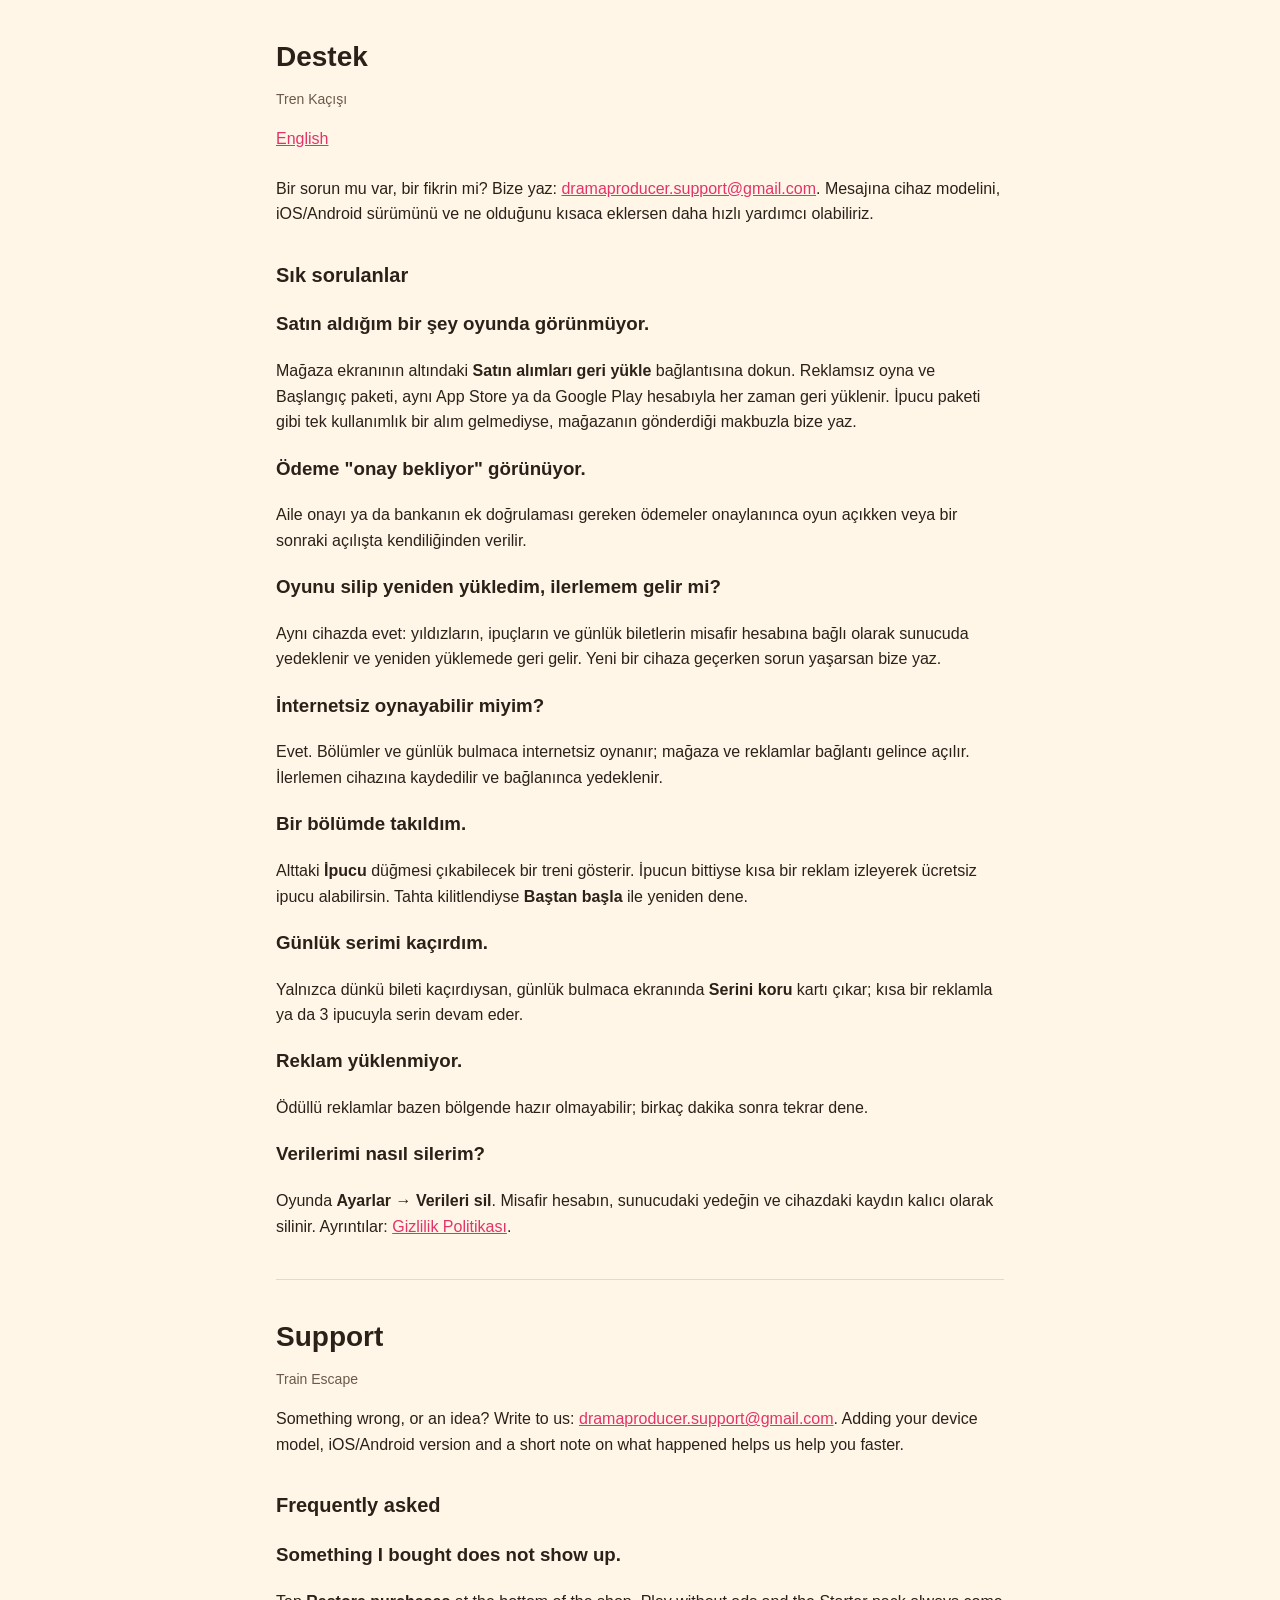
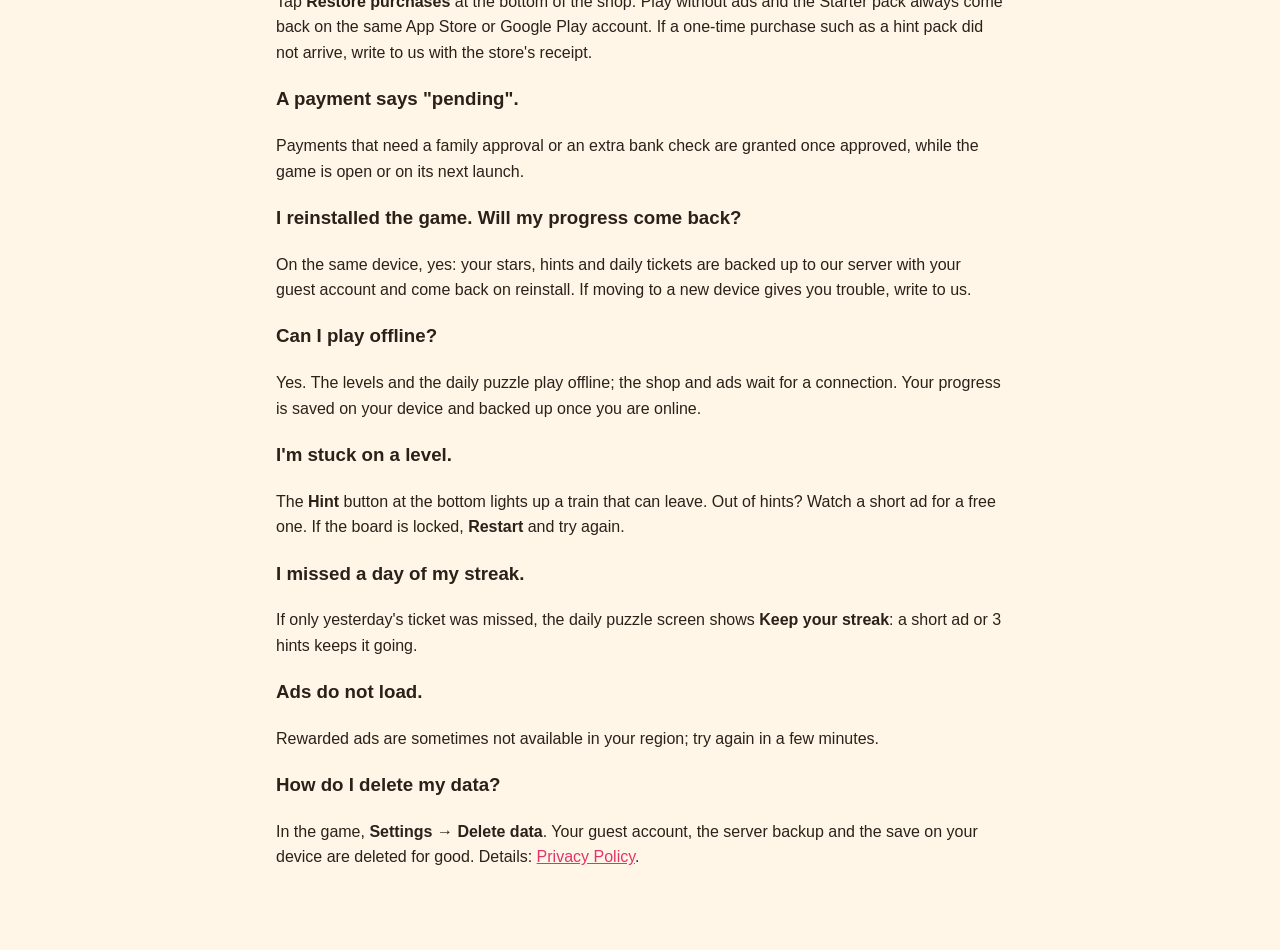
<file: train-escape/support/index.html>
<!doctype html>
<html lang="tr">
<head>
<meta charset="utf-8">
<meta name="viewport" content="width=device-width, initial-scale=1">
<title>Destek · Support · Tren Kaçışı</title>
<link rel="stylesheet" href="/style.css">
</head>
<body>
<main>
<h1>Destek</h1>
<p class="muted">Tren Kaçışı</p>
<nav><a href="#en">English</a></nav>

<p>Bir sorun mu var, bir fikrin mi? Bize yaz: <a href="mailto:dramaproducer.support@gmail.com">dramaproducer.support@gmail.com</a>. Mesajına cihaz modelini, iOS/Android sürümünü ve ne olduğunu kısaca eklersen daha hızlı yardımcı olabiliriz.</p>

<h2>Sık sorulanlar</h2>

<h3>Satın aldığım bir şey oyunda görünmüyor.</h3>
<p>Mağaza ekranının altındaki <strong>Satın alımları geri yükle</strong> bağlantısına dokun. Reklamsız oyna ve Başlangıç paketi, aynı App Store ya da Google Play hesabıyla her zaman geri yüklenir. İpucu paketi gibi tek kullanımlık bir alım gelmediyse, mağazanın gönderdiği makbuzla bize yaz.</p>

<h3>Ödeme "onay bekliyor" görünüyor.</h3>
<p>Aile onayı ya da bankanın ek doğrulaması gereken ödemeler onaylanınca oyun açıkken veya bir sonraki açılışta kendiliğinden verilir.</p>

<h3>Oyunu silip yeniden yükledim, ilerlemem gelir mi?</h3>
<p>Aynı cihazda evet: yıldızların, ipuçların ve günlük biletlerin misafir hesabına bağlı olarak sunucuda yedeklenir ve yeniden yüklemede geri gelir. Yeni bir cihaza geçerken sorun yaşarsan bize yaz.</p>

<h3>İnternetsiz oynayabilir miyim?</h3>
<p>Evet. Bölümler ve günlük bulmaca internetsiz oynanır; mağaza ve reklamlar bağlantı gelince açılır. İlerlemen cihazına kaydedilir ve bağlanınca yedeklenir.</p>

<h3>Bir bölümde takıldım.</h3>
<p>Alttaki <strong>İpucu</strong> düğmesi çıkabilecek bir treni gösterir. İpucun bittiyse kısa bir reklam izleyerek ücretsiz ipucu alabilirsin. Tahta kilitlendiyse <strong>Baştan başla</strong> ile yeniden dene.</p>

<h3>Günlük serimi kaçırdım.</h3>
<p>Yalnızca dünkü bileti kaçırdıysan, günlük bulmaca ekranında <strong>Serini koru</strong> kartı çıkar; kısa bir reklamla ya da 3 ipucuyla serin devam eder.</p>

<h3>Reklam yüklenmiyor.</h3>
<p>Ödüllü reklamlar bazen bölgende hazır olmayabilir; birkaç dakika sonra tekrar dene.</p>

<h3>Verilerimi nasıl silerim?</h3>
<p>Oyunda <strong>Ayarlar → Verileri sil</strong>. Misafir hesabın, sunucudaki yedeğin ve cihazdaki kaydın kalıcı olarak silinir. Ayrıntılar: <a href="/train-escape/privacy/">Gizlilik Politikası</a>.</p>

<hr>

<h1 id="en" lang="en">Support</h1>
<div lang="en">
<p class="muted">Train Escape</p>

<p>Something wrong, or an idea? Write to us: <a href="mailto:dramaproducer.support@gmail.com">dramaproducer.support@gmail.com</a>. Adding your device model, iOS/Android version and a short note on what happened helps us help you faster.</p>

<h2>Frequently asked</h2>

<h3>Something I bought does not show up.</h3>
<p>Tap <strong>Restore purchases</strong> at the bottom of the shop. Play without ads and the Starter pack always come back on the same App Store or Google Play account. If a one-time purchase such as a hint pack did not arrive, write to us with the store's receipt.</p>

<h3>A payment says "pending".</h3>
<p>Payments that need a family approval or an extra bank check are granted once approved, while the game is open or on its next launch.</p>

<h3>I reinstalled the game. Will my progress come back?</h3>
<p>On the same device, yes: your stars, hints and daily tickets are backed up to our server with your guest account and come back on reinstall. If moving to a new device gives you trouble, write to us.</p>

<h3>Can I play offline?</h3>
<p>Yes. The levels and the daily puzzle play offline; the shop and ads wait for a connection. Your progress is saved on your device and backed up once you are online.</p>

<h3>I'm stuck on a level.</h3>
<p>The <strong>Hint</strong> button at the bottom lights up a train that can leave. Out of hints? Watch a short ad for a free one. If the board is locked, <strong>Restart</strong> and try again.</p>

<h3>I missed a day of my streak.</h3>
<p>If only yesterday's ticket was missed, the daily puzzle screen shows <strong>Keep your streak</strong>: a short ad or 3 hints keeps it going.</p>

<h3>Ads do not load.</h3>
<p>Rewarded ads are sometimes not available in your region; try again in a few minutes.</p>

<h3>How do I delete my data?</h3>
<p>In the game, <strong>Settings → Delete data</strong>. Your guest account, the server backup and the save on your device are deleted for good. Details: <a href="/train-escape/privacy/">Privacy Policy</a>.</p>
</div>
</main>
</body>
</html>
</file>
<file: style.css>
:root{--bg:#FFF6E8;--ink:#2B2118;--muted:#6B5A4A;--line:#E8D9C4;--accent:#E2346A}
@media (prefers-color-scheme: dark){:root{--bg:#1C140E;--ink:#F3E6D6;--muted:#BBA996;--line:#3A2C20;--accent:#FF7AA0}}
*{box-sizing:border-box}
body{margin:0;background:var(--bg);color:var(--ink);font:16px/1.6 -apple-system,BlinkMacSystemFont,"Segoe UI",Roboto,sans-serif}
main{max-width:760px;margin:0 auto;padding:40px 16px 64px}
h1{font-size:28px;line-height:1.2;margin:0 0 4px}
h2{font-size:20px;margin:32px 0 8px}
p,li{color:var(--ink)}
.muted{color:var(--muted);font-size:14px}
nav{display:flex;gap:16px;margin:16px 0 24px}
a{color:var(--accent)}
hr{border:0;border-top:1px solid var(--line);margin:40px 0}
ul{padding-left:20px}
</file>
